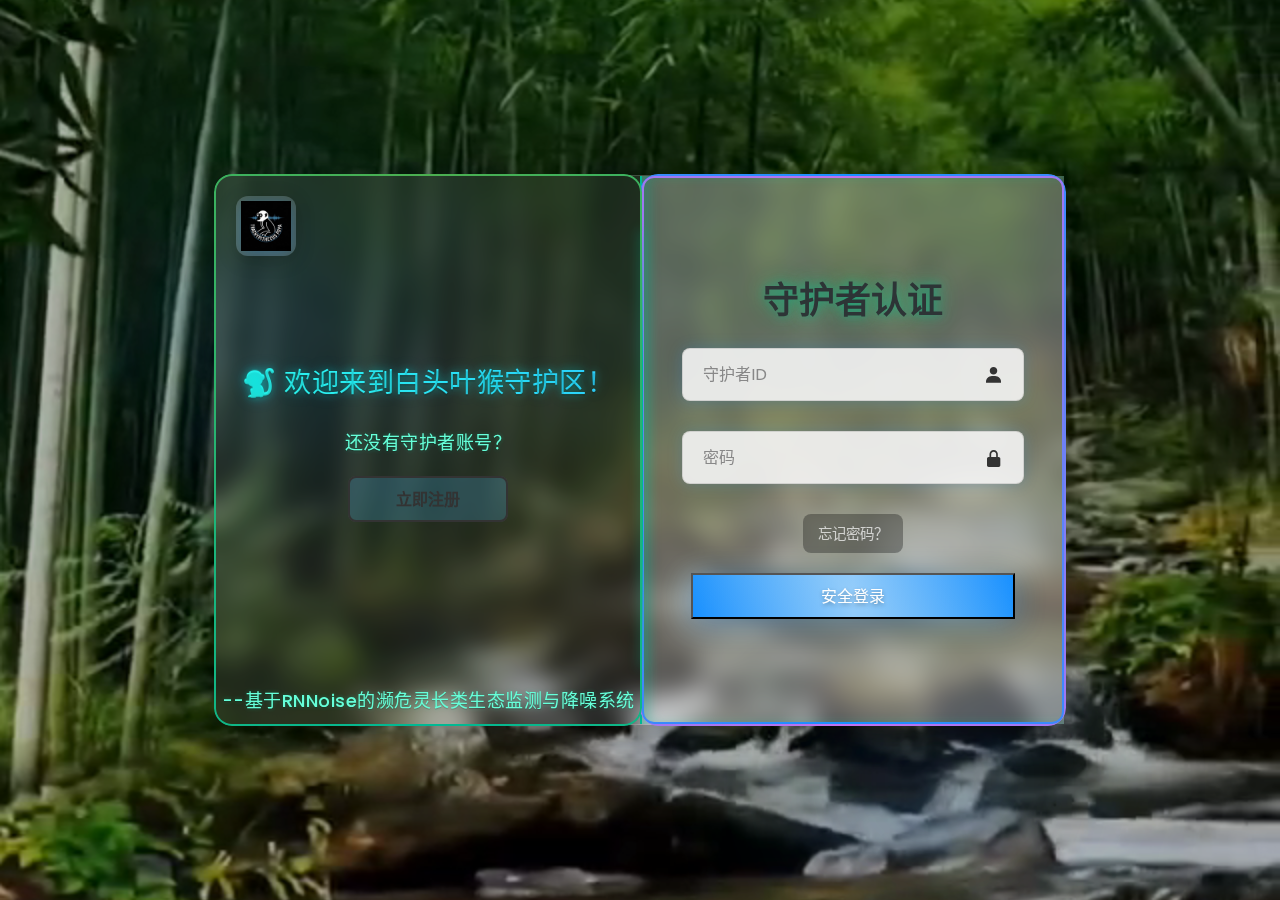
<file: index.html>
<!DOCTYPE html>
<html lang="zh-CN">
<head>
    <meta charset="UTF-8">
    <meta name="viewport" content="width=device-width, initial-scale=1.0">
    <title>白头叶猴保护平台 - 登录</title>
    <link rel="stylesheet" href="wangye.css">
    <link href='https://unpkg.com/boxicons@2.1.4/css/boxicons.min.css' rel='stylesheet'>
</head>
<body>
    <!-- ======= 新增光影层 ======= -->
    <div class="light-effects">
        <div class="glow-circle blue" style="top:20%; left:10%"></div>
        <div class="glow-circle purple" style="top:70%; right:15%"></div>
    </div>
    <!-- 新增视频背景 -->
    <video class="bg-video" autoplay muted loop playsinline>
        <source src="./videos/bg-video.mp4" type="video/mp4">
        Your browser does not support the video tag.
    </video>
    <div class="container">
        <div class="card-logo">
            <img src="wangyelogo.png" alt="白头叶猴保护平台">
        </div>
        <div class="glassmorphism-card">
            <!-- 登录表单 -->
            <div class="form-box login">
                <div class="cyber-border"></div>  
                <form action="#">
                    <h1 class="hologram-title">守护者认证</h1>
                    <div class="input-box">
                        <input type="text" placeholder="守护者ID" class="neon-input" required id="username">
                        <div class="input-glow"></div>
                        <i class='bx bxs-user'></i>
                    </div>
                    <div class="input-box">
                        <input type="password" placeholder="密码" class="neon-input" required id="password">
                        <i class='bx bxs-lock-alt'></i>
                    </div>
                    <div class="forgot-link neon-link">
                        <a href="#" class="cyber-glow">忘记密码？</a>
                    </div>
                    <button class="quantum-btn">
                        <span class="btn-glow"></span>
                        <span onclick="verify()">安全登录</a></span>
                    </button>                
                </form>
            </div>

            <div class="toggle-panel toggle-left">
                <h1>🐒 欢迎来到白头叶猴守护区！</h1>
                <p>还没有守护者账号？</p>
                <!-- 注册按钮，跳转到注册页面 -->
                <button class="btn register-btn" onclick="window.location.href='index1.html'">立即注册</button>
                <!-- 新增科技说明文字 -->
                <div class="neon-footer">
                    <p>--基于RNNoise的濒危灵长类生态监测与降噪系统</p>
                </div>
            </div>
        </div>
    </div>

    <script>
        const API_BASE_URL = 'https://172.29.82.65:5000/api';
async function verify() {
    const username = document.getElementById('username').value;
    const password = document.getElementById('password').value;

    try {
        const response = await fetch(`${API_BASE_URL}/verify`, {
            method: 'POST',
            headers: {
                'Content-Type': 'application/json',
            },
            body: JSON.stringify({ username, password }),
        });
        const data = await response.json();
        alert(data.message);
        
        // 如果登录成功，跳转到服务器响应的 redirect_url
        if (data.success) {
            window.location.href = data.redirect_url;
        }
    } catch (error) {
        alert('验证请求失败');
    }
}
    </script>
</body>
</html>
</file>
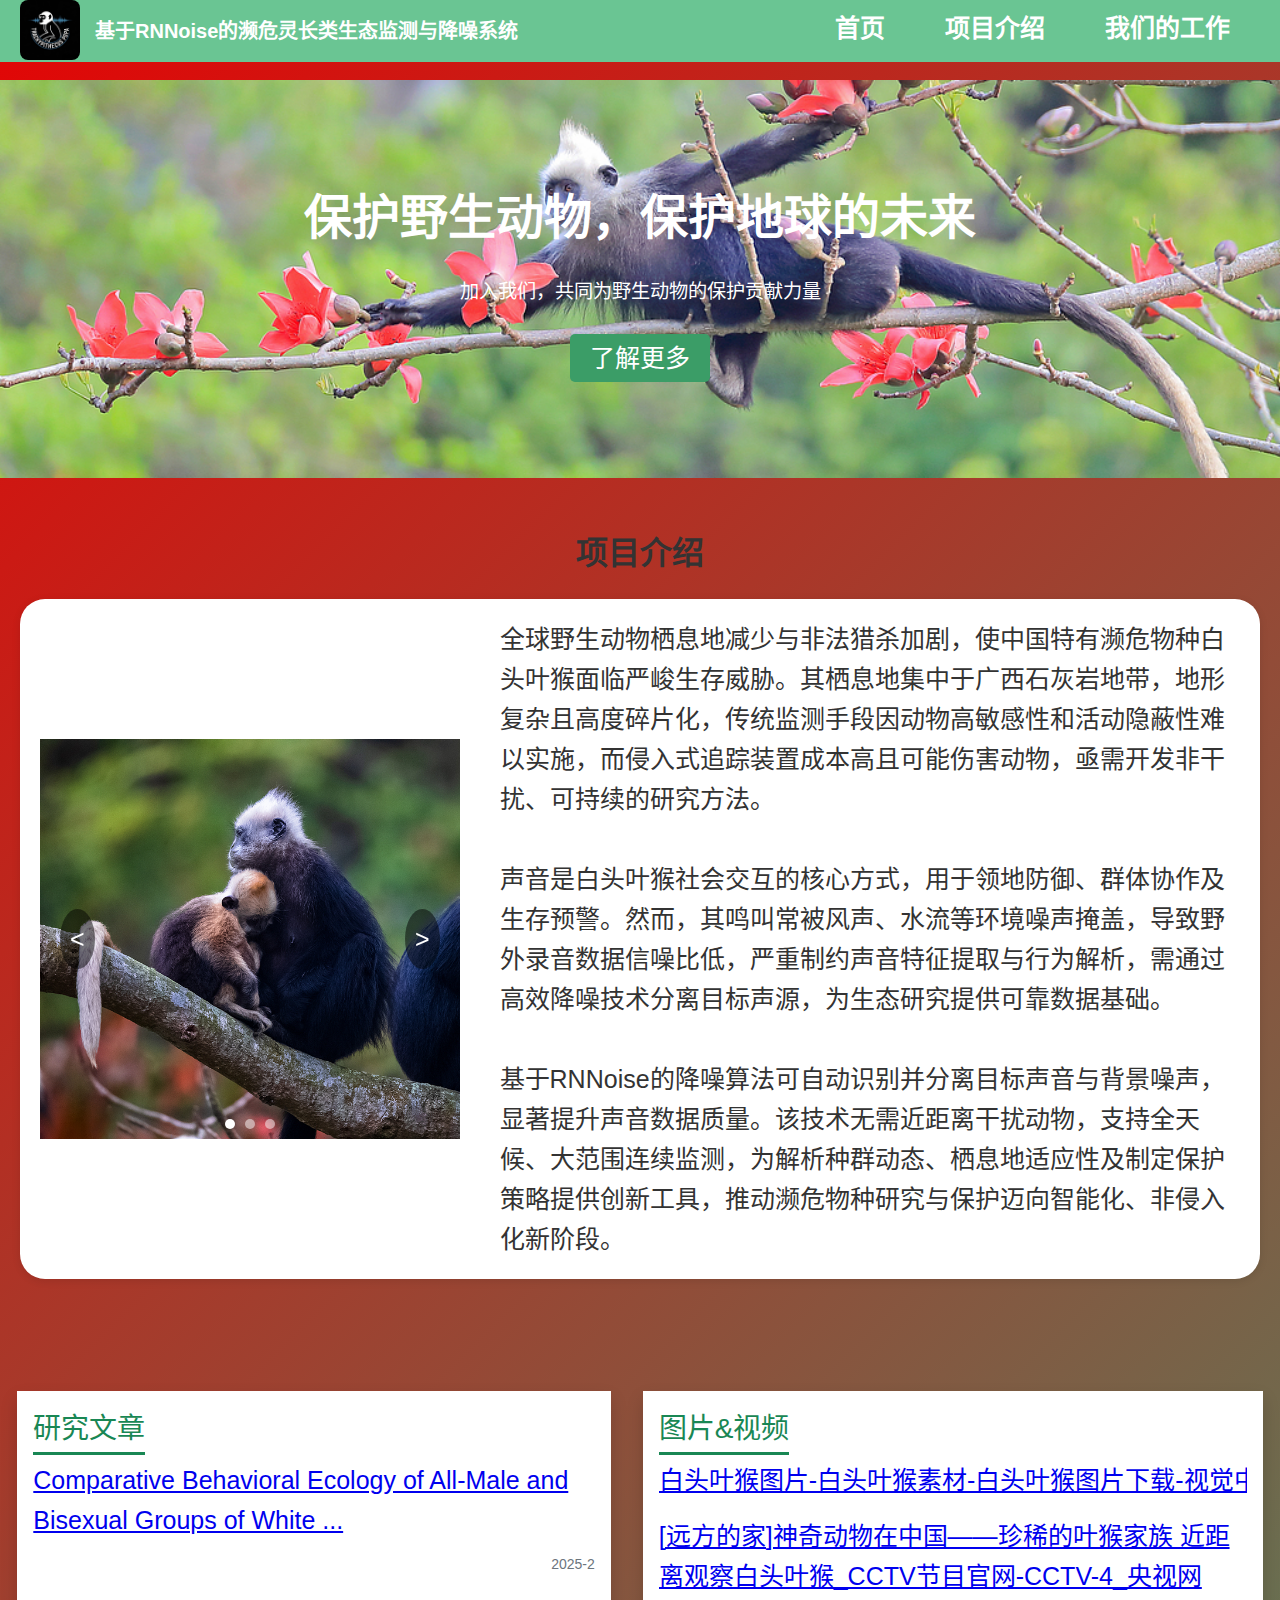
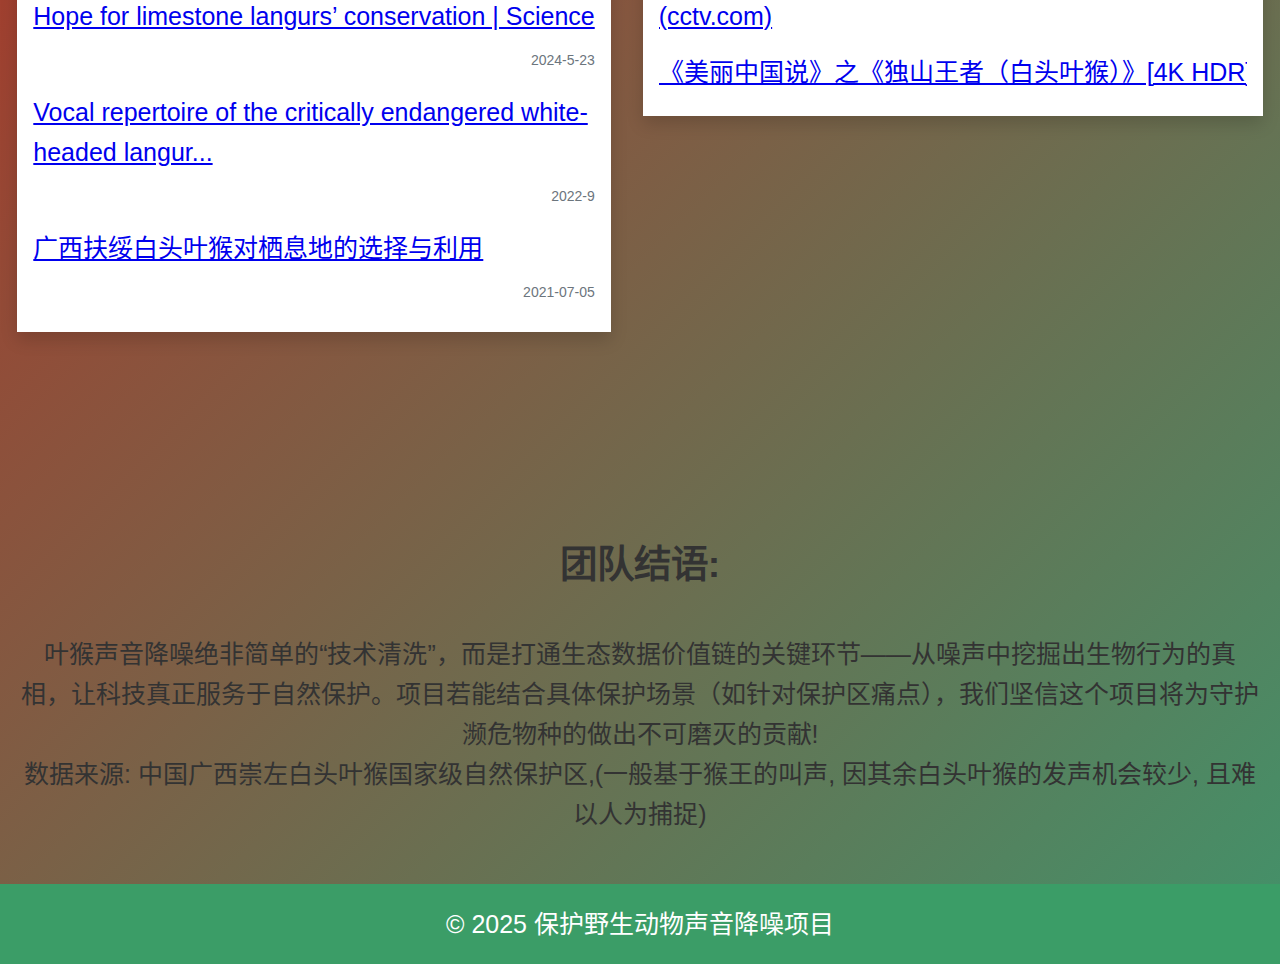
<file: home.html>
<!DOCTYPE html>
<html lang="zh-CN">
<head>
    <meta charset="UTF-8">
    <meta name="viewport" content="width=device-width, initial-scale=1.0 user-scalable=no">
    <title>基于RNNoise的濒危灵长类生态监测与降噪系统</title>
    <link rel="stylesheet" href="styles.css">
    <link rel="stylesheet" href="styles1.css">
    <script src="1.js"></script>
</head>
<body>
    <!-- Header Section -->
    <header >
        <div class="hh1" style="display: flex;justify-content: space-between;">
            <div class="hh2" style="display: flex;justify-content: center;">
                <div class="logo">
                    <img src="img/logo.png" alt="无法加载图片">
                </div>
                <div class="topic" style="margin: 15px;color: white;font-weight: bold;font-size: 20px;width: 500px;">
                    <p>基于RNNoise的濒危灵长类生态监测与降噪系统</p>
                </div>
            </div>
            <div class="nav">
                <ul class="navlist">
                    <li class="btli"><a href="home.html">首页</a></li>
                    <li class="btli"><a href="#background">项目介绍</a></li>
                    <li class="btli"><a href="work.html" class="btli">我们的工作</a>
                        <ul class="droplist">
                            <li><a href="work.html">关于叶猴</a></li>
                            <li><a href="work1.html">叶猴声音</a></li>
                            <li><a href="work2.html">降噪展示</a></li>
                            <li><a href="work3.html">困难与展望</a></li>
                        </ul>
                    </li>
                    <!--<li class="btli"><a href="#team">团队成员</a></li>  -->
                </ul>
            </div>
        </div>
    </header>

    <!-- Hero Section -->
    <section id="home" class="hero">
        <div class="hero-content">
            <h1>保护野生动物，保护地球的未来</h1>
            <p>加入我们，共同为野生动物的保护贡献力量</p>
            <a href="work.html" class="btn">了解更多</a>
        </div>
    </section>

    <!-- Project Background Section -->
    <section id="background" class="background fadeIn">
        <h2>项目介绍</h2>
        <div class="content">
            <div class="slider">
                <div class="slider-inner">
                    <img class="slide" src="img/VCG1.png" alt="Slide 1">
                    <img class="slide" src="img/VCG2.png" alt="Slide 2">
                    <img class="slide" src="img/VCG3.png" alt="Slide 3">
                </div>
                <div class="slider-controls">
                    <span class="prev">&lt;</span>
                    <span class="next">&gt;</span>
                </div>
                <div class="slider-indicators">
                    <span class="active"></span>
                    <span></span>
                    <span></span>
                </div>
            </div>
            <div class="text">
                <!-- ‌第一段：问题与挑战‌


‌第二段：声音分析的价值与难点‌


‌第三段：技术方案与意义‌ -->

                <p>全球野生动物栖息地减少与非法猎杀加剧，使中国特有濒危物种白头叶猴面临严峻生存威胁。其栖息地集中于广西石灰岩地带，地形复杂且高度碎片化，传统监测手段因动物高敏感性和活动隐蔽性难以实施，而侵入式追踪装置成本高且可能伤害动物，亟需开发非干扰、可持续的研究方法。</p>
				<br>
                <p>声音是白头叶猴社会交互的核心方式，用于领地防御、群体协作及生存预警。然而，其鸣叫常被风声、水流等环境噪声掩盖，导致野外录音数据信噪比低，严重制约声音特征提取与行为解析，需通过高效降噪技术分离目标声源，为生态研究提供可靠数据基础。</p>
				<br>
                <p></p>
                <p>基于RNNoise的降噪算法可自动识别并分离目标声音与背景噪声，显著提升声音数据质量。该技术无需近距离干扰动物，支持全天候、大范围连续监测，为解析种群动态、栖息地适应性及制定保护策略提供创新工具，推动濒危物种研究与保护迈向智能化、非侵入化新阶段。</p>
            </div>
        </div>
    </section>
    
    <div class="container py-2">
        <div class="row g-2" style="display: flex;justify-content: center;margin: 0 20px;">
            <!-- 第一张卡片 -->
            <div class="col-lg-6">
                <div class="bg-white shadow p-3">
                    <span class="fs-3 pb-1 text-success" style="border-bottom: solid 3px #198754">研究文章</span>
                    <div class="w-100 fw-light pt-2">
                        <div frag="窗口1103">
                            <ul class="list-group list-group-flush w-100">
                                <li class="list-group-item py-2 px-0 text-truncate border-top-0 border-bottom">
                                    <div class="d-flex justify-content-between">
                                        <div class="text-truncate c-item-title">
                                            <a href="https://onlinelibrary.wiley.com/doi/full/10.1002/ajpa.70021" target="_blank" class="text-wrap">Comparative Behavioral Ecology of All-Male and Bisexual Groups of White ...</a>
                                        </div>
                                        <div style="min-width: 72px; text-align: right">
                                            <small>2025-2</small>
                                        </div>
                                    </div>
                                </li>
                                <li class="list-group-item py-2 px-0 text-truncate border-top-0 border-bottom">
                                    <div class="d-flex justify-content-between">
                                        <div class="text-truncate c-item-title">
                                            <a href="https://www.science.org/doi/10.1126/science.ado6810" target="_blank">Hope for limestone langurs’ conservation | Science</a>
                                        </div>
                                        <div style="min-width: 72px; text-align: right">
                                            <small>2024-5-23</small>
                                        </div>
                                    </div>
                                </li>
                                <li class="list-group-item py-2 px-0 text-truncate border-top-0 border-bottom">
                                    <div class="d-flex justify-content-between">
                                        <div class="text-truncate c-item-title">
                                            <a href="https://www.zoores.ac.cn/article/doi/10.24272/j.issn.2095-8137.2022.147" target="_blank" class="text-wrap">Vocal repertoire of the critically endangered white-headed langur...</a>
                                        </div>
                                        <div style="min-width: 72px; text-align: right">
                                            <small>2022-9</small>
                                        </div>
                                    </div>
                                </li>
                                <li class="list-group-item py-2 px-0 text-truncate border-top-0 border-bottom">
                                    <div class="d-flex justify-content-between">
                                        <div class="text-truncate c-item-title">
                                            <a href="https://www.ecologica.cn/html/2021/21/stxb202008262208.htm" target="_blank" >广西扶绥白头叶猴对栖息地的选择与利用</a>
                                        </div>
                                        <div style="min-width: 72px; text-align: right">
                                            <small>2021-07-05</small>
                                        </div>
                                    </div>
                                </li>
                            </ul>
                        </div>
                    </div>
                </div>
            </div>
    
            <!-- 第二张卡片 -->
            <div class="col-lg-6">
                <div class="bg-white shadow p-3">
                    <span class="fs-3 pb-1 text-success" style="border-bottom: solid 3px #198754">图片&视频</span>
                    <div class="w-100 fw-light pt-2">
                        <div frag="窗口1103">
                            <ul class="list-group list-group-flush w-100">
                                <li class="list-group-item py-2 px-0 text-truncate border-top-0 border-bottom">
                                    <div class="d-flex justify-content-between">
                                        <div class="text-truncate c-item-title">
                                           <a href="https://www.vcg.com/creative-image/baitouyehou/" target="_blank" >白头叶猴图片-白头叶猴素材-白头叶猴图片下载-视觉中国VCG.COM</a>
                                        </div>
                                    </div>
                                </li>
                                <li class="list-group-item py-2 px-0 text-truncate border-top-0 border-bottom">
                                    <div class="d-flex justify-content-between">
                                        <div class="text-truncate c-item-title">
                                            <a href="https://tv.cctv.com/2022/03/31/VIDEDvDn84cTstyJCNZkAted220331.shtml" target="_blank" class="text-wrap">[远方的家]神奇动物在中国——珍稀的叶猴家族 近距离观察白头叶猴_CCTV节目官网-CCTV-4_央视网(cctv.com)</a>
                                        </div>
                                    </div>
                                </li>
                                <li class="list-group-item py-2 px-0 text-truncate border-top-0 border-bottom">
                                    <div class="d-flex justify-content-between">
                                        <div class="text-truncate c-item-title">
                                            <a href="https://www.bilibili.com/video/BV18V4y1j7XK/?spm_id_from=333.337.search-card.all.click&vd_source=23d43dbe43f7944a1708e2d86663e876" target="_blank" >《美丽中国说》之《独山王者（白头叶猴）》[4K HDR]_哔哩哔哩_bilibili</a>
                                        </div>
                                    </div>
                                </li>
                            </ul>
                        </div>
                    </div>
                </div>
            </div>
        </div>
    </div>
    
    
    

    <!-- Team Members Section -->
    <section id="team" class="team">
        <!--<h2>我们的团队</h2>
		<div class="box">
			<div class="team-member">
				<h3>李咏豪</h3>
				<p>队长</p>
				<p>电子与通信工程学院</p>
			</div>
			 <div class="team-member">
				<h3>刘昊</h3>
				<p>队员</p>
				<p>电子与通信工程学院</p>
			</div>
			<div class="team-member">
				<h3>杨智勇</h3>
				<p>队员</p>
				<p>电子与通信工程学院</p>
			</div>
			<div class="team-member">
				<h3>林启聪</h3>
				<p>队员</p>
				<p>电子与通信工程学院</p>
			</div>
            <div class="team-member">
				<h3>曹翰国</h3>
				<p>队员</p>
				<p>电子与通信工程学院</p>
			</div>
            <div class="team-member">
				<h3>林俊杰</h3>
				<p>队员</p>
				<p>电子与通信工程学院</p>
			</div>
		
        
        <div class="team-member">
				<h3>彭浩</h3>
                <p>（寿星）</p>
                <p>生日快乐！！！</p>
				<p>队员</p>
				<p>电子与通信工程学院</p>
			</div>
        
        </div>-->
    </section>

    <!-- Contact Section -->
    <section id="contact" class="contact">
        <h2>团队结语:</h2>
		<br>
        <p>叶猴声音降噪绝非简单的“技术清洗”，而是打通生态数据价值链的关键环节——从噪声中挖掘出生物行为的真相，让科技真正服务于自然保护。项目若能结合具体保护场景（如针对保护区痛点），我们坚信这个项目将为守护濒危物种的做出不可磨灭的贡献!</p>
        <p>数据来源: 中国广西崇左白头叶猴国家级自然保护区,(一般基于猴王的叫声, 因其余白头叶猴的发声机会较少, 且难以人为捕捉)</p>
    </section>
	<script>
		// function resethtmlfontsize(){
		// 	document.documentElement.style.fontSize=screen.width /10 +'px';	
		// }
		// resethtmlfontsize();
		// window.onresize = resethtmlfontsize();
        // 获取幻灯片相关元素
        document.addEventListener('DOMContentLoaded', function() {
    // 获取元素
    const sliderInner = document.querySelector('.slider-inner');
    const slides = document.querySelectorAll('.slide');
    const prevBtn = document.querySelector('.prev');
    const nextBtn = document.querySelector('.next');
    const indicators = document.querySelectorAll('.slider-indicators span');
    
    // 状态变量
    let currentSlide = 0;
    let isPlaying = true;
    let slideInterval;
    const SLIDE_DURATION = 3000; // 3秒切换间隔

    // 初始化幻灯片
    function initSlider() {
        // 设置容器宽度
        sliderInner.style.width = `${slides.length * 100}%`;
        
        // 启动自动播放
        startAutoPlay();
        
        // 设置初始位置
        goToSlide(currentSlide);
    }

    // 跳转到指定幻灯片
    function goToSlide(index) {
        // 边界检查
        if (index < 0) index = slides.length - 1;
        if (index >= slides.length) index = 0;
        
        currentSlide = index;
        
        // 更新位置
        const offset = -currentSlide * (100 / slides.length);
        sliderInner.style.transform = `translateX(${offset}%)`;
        
        // 更新指示器
        updateIndicators();
    }

    // 更新指示器状态
    function updateIndicators() {
        indicators.forEach((indicator, i) => {
            indicator.classList.toggle('active', i === currentSlide);
        });
    }

    // 下一张幻灯片
    function nextSlide() {
        goToSlide(currentSlide + 1);
    }

    // 上一张幻灯片
    function prevSlide() {
        goToSlide(currentSlide - 1);
    }

    // 启动自动播放
    function startAutoPlay() {
        // 先清除已有定时器
        stopAutoPlay();
        
        slideInterval = setInterval(() => {
            if (isPlaying) nextSlide();
        }, SLIDE_DURATION);
    }

    // 停止自动播放
    function stopAutoPlay() {
        clearInterval(slideInterval);
    }

    // 事件监听
    prevBtn.addEventListener('click', () => {
        prevSlide();
        resetAutoPlay();
    });

    nextBtn.addEventListener('click', () => {
        nextSlide();
        resetAutoPlay();
    });

    // 指示器点击事件
    indicators.forEach((indicator, i) => {
        indicator.addEventListener('click', () => {
            goToSlide(i);
            resetAutoPlay();
        });
    });

    // 鼠标悬停暂停
    sliderInner.parentElement.addEventListener('mouseenter', () => {
        isPlaying = false;
    });

    sliderInner.parentElement.addEventListener('mouseleave', () => {
        isPlaying = true;
    });

    // 重置自动播放
    function resetAutoPlay() {
        stopAutoPlay();
        startAutoPlay();
    }

    // 初始化
    initSlider();   
});

window.addEventListener('scroll', function() {
        var workSection = document.querySelector('#team');
        var position = workSection.getBoundingClientRect();
        if (position.top < window.innerHeight) {
            workSection.classList.add('fadeIn');
        }
    });


        

	</script>
    <!-- Footer Section -->
    <footer>
        <p>© 2025 保护野生动物声音降噪项目</p>
    </footer>

</body>
</html>
</file>
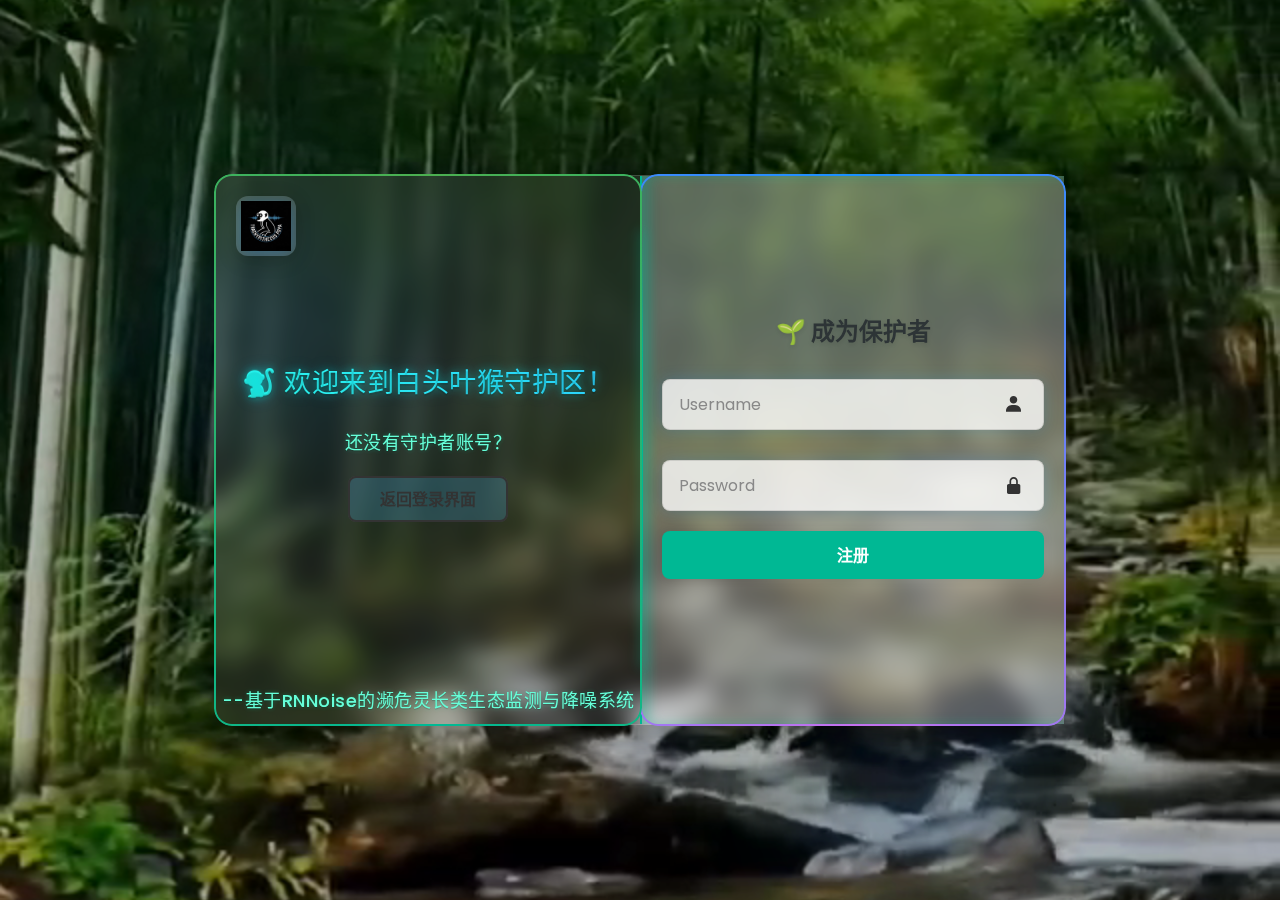
<file: index1.html>
<!DOCTYPE html>
<html lang="zh-CN">
<head>
    <meta charset="UTF-8">
    <meta name="viewport" content="width=device-width, initial-scale=1.0">
    <title>注册 - 白头叶猴保护平台</title>
    <link rel="stylesheet" href="wangye.css">
    <link href='https://unpkg.com/boxicons@2.1.4/css/boxicons.min.css' rel='stylesheet'>
</head>
<body>
    <!-- ======= 新增光影层 ======= -->
    <div class="light-effects">
        <div class="glow-circle blue" style="top:20%; left:10%"></div>
        <div class="glow-circle purple" style="top:70%; right:15%"></div>
    </div>
    <!-- 新增视频背景 -->
    <video class="bg-video" autoplay muted loop playsinline>
        <source src="./videos/bg-video.mp4" type="video/mp4">
        Your browser does not support the video tag.
    </video>
    <div class="container">
        <div class="card-logo">
            <img src="wangyelogo.png" alt="白头叶猴保护平台">
        </div>
        <div class="glassmorphism-card">
            <!-- 注册表单 -->
            <div class="form-box register">
                <form action="#">
                    <h1>🌱 成为保护者</h1>
                    <div class="input-box">
                        <input type="text" placeholder="Username" class="neon-input" required id="username">
                        <i class='bx bxs-user'></i>
                    </div>
                    <div class="input-box">
                        <i class='bx bxs-lock-alt'></i>
                        <input type="password" placeholder="Password" class="neon-input" required id="password">
                        <div class="input-glow"></div>
                    </div>
                    <button type="submit" class="btn register-submit-btn" onclick="register()">注册</button>
                </form>
            </div>
            <div class="toggle-panel toggle-left">
                <h1>🐒 欢迎来到白头叶猴守护区！</h1>
                <p>还没有守护者账号？</p>
                <!-- 注册按钮，跳转到注册页面 -->
                <button class="btn register-btn" onclick="window.location.href='index.html'">返回登录界面</button>
                <!-- 新增科技说明文字 -->
                <div class="neon-footer">
                    <p>--基于RNNoise的濒危灵长类生态监测与降噪系统</p>
                </div>
            </div>
        </div>
    </div>

    <script>
          const API_BASE_URL = 'https://108yz8np24910.vicp.fun/api';

async function register() {
    const username = document.getElementById('username').value;
    const password = document.getElementById('password').value;

    try {
        const response = await fetch(`${API_BASE_URL}/register`, {
            method: 'POST',
            headers: {
                'Content-Type': 'application/json',
            },
            body: JSON.stringify({ username, password }),
        });
        const data = await response.json();
        alert(data.message);
        
        // 如果注册成功，跳转到登录页面
        if (response.ok) {
            window.location.href = 'index.html';
        }
    } catch (error) {
        alert('注册请求失败');
    }
}

    </script>
</body>
</html>
</file>
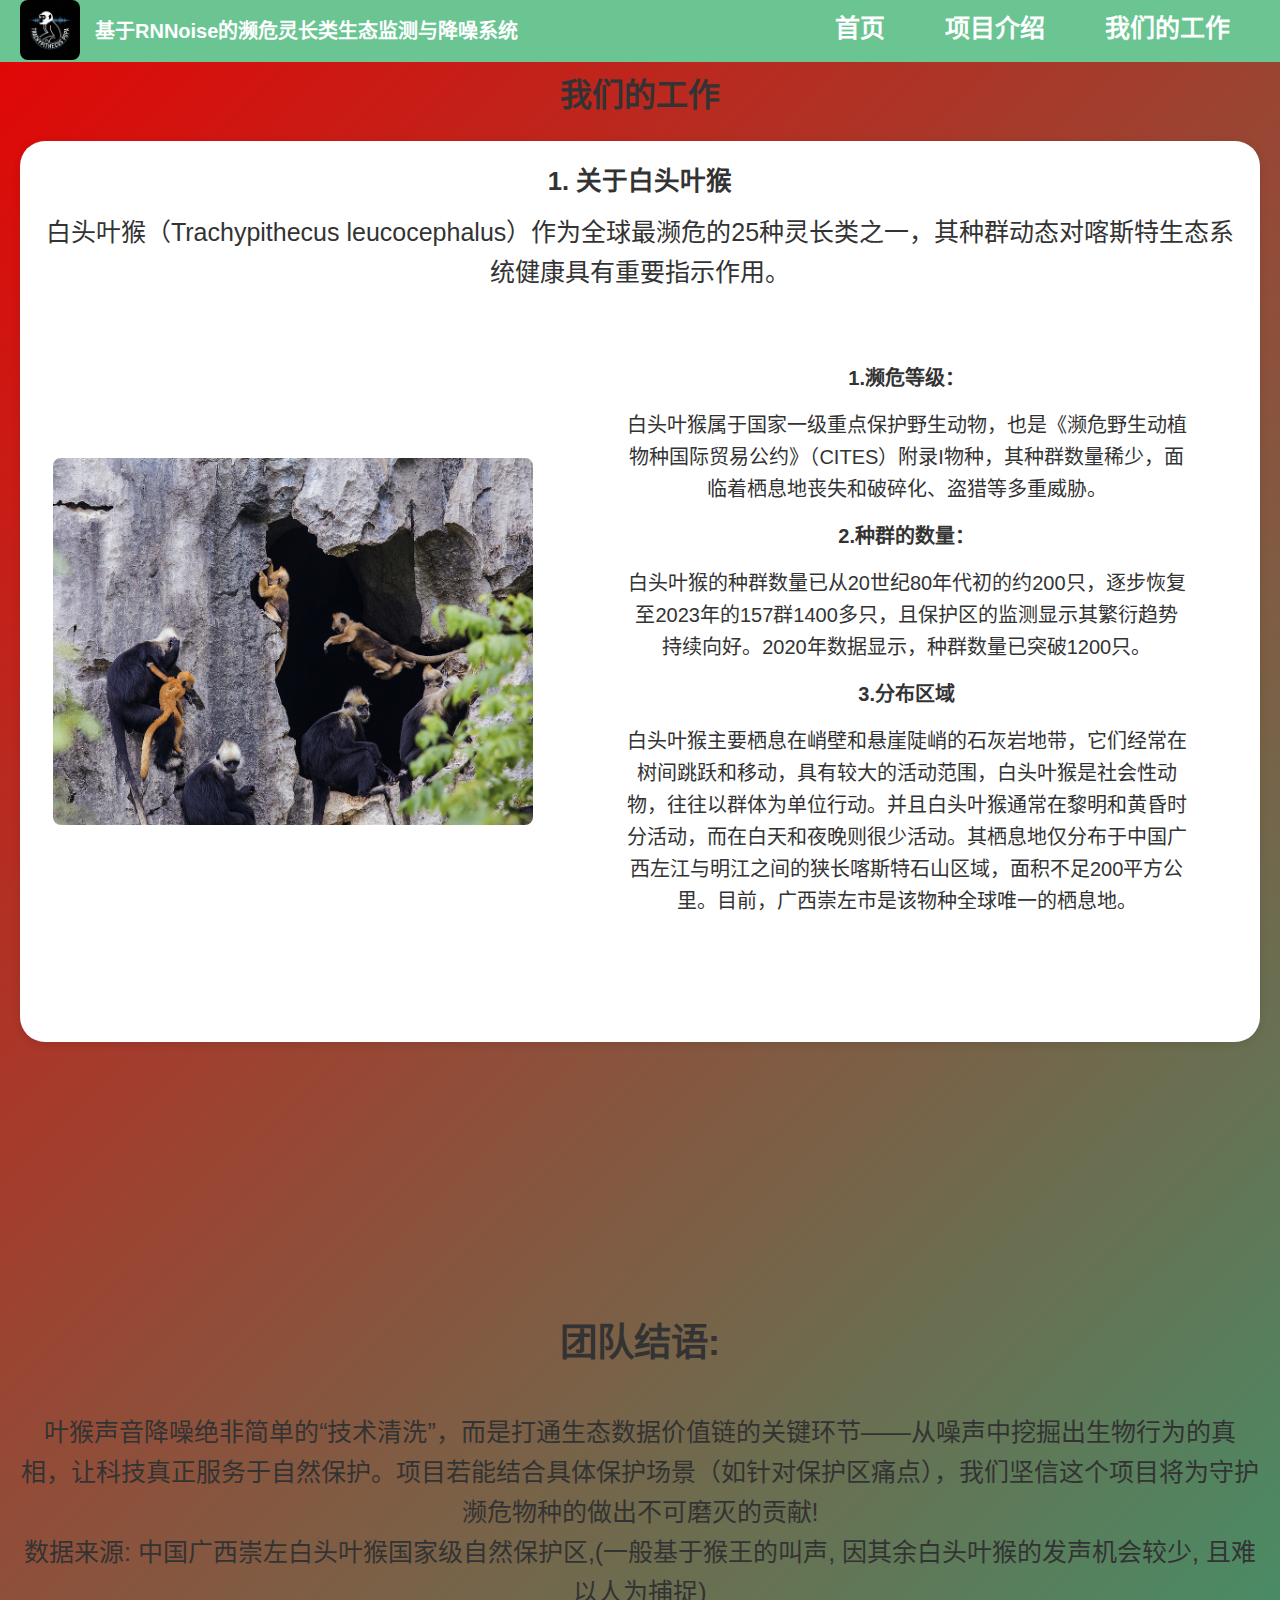
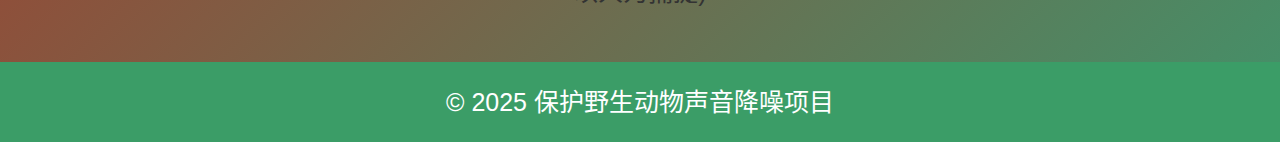
<file: work.html>
<!DOCTYPE html>
<html lang="zh-CN">
<head>
    <meta charset="UTF-8">
    <meta name="viewport" content="width=device-width, initial-scale=1.0, user-scalable=yes">
    <title>基于RNNoise的濒危灵长类生态监测与降噪系统 - 我们的工作</title>
    <link rel="stylesheet" href="styles.css">
    <link rel="stylesheet" href="styles1.css">
</head>
<body>
    <!-- Header Section -->
    <header >
        <div class="hh1" style="display: flex;justify-content: space-between;">
            <div class="hh2" style="display: flex;justify-content: center;">
                <div class="logo">
                    <img src="img/logo.png" alt="无法加载图片">
                </div>
                <div class="topic" style="margin: 15px;color: white;font-weight: bold;font-size: 20px;width: 500px;">
                    <p>基于RNNoise的濒危灵长类生态监测与降噪系统</p>
                </div>
            </div>
            <div class="nav">
                <ul class="navlist">
                    <li class="btli"><a href="home.html">首页</a></li>
                    <li class="btli"><a href="home.html#background">项目介绍</a></li>
                    <li class="btli"><a href="work.html" class="btli">我们的工作</a>
                        <ul class="droplist">
                            <li><a href="work.html">关于叶猴</a></li>
                            <li><a href="work1.html">叶猴声音</a></li>
                            <li><a href="work2.html">降噪展示</a></li>
                            <li><a href="work3.html">困难与展望</a></li>
                        </ul>
                    </li>
                    <!--<li class="btli"><a href="#team">团队成员</a></li>  -->
                </ul>
            </div>
        </div>
    </header>

    <section id="work" class="work">
        <h2>我们的工作</h2>
        <div class="work-item fadeIn" >
            <h3>1. 关于白头叶猴</h3>
            <p>白头叶猴（Trachypithecus leucocephalus）作为全球最濒危的25种灵长类之一，其种群动态对喀斯特生态系统健康具有重要指示作用。</p>
            <div class="content">
                <div class="image">
                    <img src="img/home.png" alt="无法加载图片">
                </div>
                <div class="text">
                    <p><b>1.濒危等级：</b></p>
                    <p>白头叶猴属于国家一级重点保护野生动物，也是《濒危野生动植物种国际贸易公约》（CITES）附录I物种，其种群数量稀少，面临着栖息地丧失和破碎化、盗猎等多重威胁。</p>
                    <p><b>2.种群的数量：</b></p>
                    <p>白头叶猴的种群数量已从20世纪80年代初的约200只，逐步恢复至2023年的157群1400多只，且保护区的监测显示其繁衍趋势持续向好。2020年数据显示，种群数量已突破1200只。</p>
                    <p><b>3.分布区域 </b></p>
                    <p>白头叶猴主要栖息在峭壁和悬崖陡峭的石灰岩地带，它们经常在树间跳跃和移动，具有较大的活动范围，白头叶猴是社会性动物，往往以群体为单位行动。并且白头叶猴通常在黎明和黄昏时分活动，而在白天和夜晚则很少活动。其栖息地仅分布于中国广西左江与明江之间的狭长喀斯特石山区域，面积不足200平方公里。目前，广西崇左市是该物种全球唯一的栖息地。</p>

                </div>
            </div>
        </div>
    </section>

    <!-- Team Members Section -->
    <section id="team" class="team">
        <!--<h2>我们的团队</h2>
		<div class="box">
			<div class="team-member">
				<h3>李咏豪</h3>
				<p>队长</p>
				<p>电子与通信工程学院</p>
			</div>
			 <div class="team-member">
				<h3>刘昊</h3>
				<p>队员</p>
				<p>电子与通信工程学院</p>
			</div>
			<div class="team-member">
				<h3>彭浩</h3>
				<p>队员</p>
				<p>电子与通信工程学院</p>
			</div>
			<div class="team-member">
				<h3>杨智勇</h3>
				<p>队员</p>
				<p>电子与通信工程学院</p>
			</div>
			<div class="team-member">
				<h3>林启聪</h3>
				<p>队员</p>
				<p>电子与通信工程学院</p>
			</div>
            <div class="team-member">
				<h3>曹翰国</h3>
				<p>队员</p>
				<p>电子与通信工程学院</p>
			</div>
            <div class="team-member">
				<h3>林俊杰</h3>
				<p>队员</p>
				<p>电子与通信工程学院</p>
			</div>
		</div>-->
    </section>

    <!-- Contact Section -->
    <section id="contact" class="contact">
        <h2>团队结语:</h2>
		<br>
        <p>叶猴声音降噪绝非简单的“技术清洗”，而是打通生态数据价值链的关键环节——从噪声中挖掘出生物行为的真相，让科技真正服务于自然保护。项目若能结合具体保护场景（如针对保护区痛点），我们坚信这个项目将为守护濒危物种的做出不可磨灭的贡献!</p>
        <p>数据来源: 中国广西崇左白头叶猴国家级自然保护区,(一般基于猴王的叫声, 因其余白头叶猴的发声机会较少, 且难以人为捕捉)</p>
    </section>
	<script>
		// function resethtmlfontsize(){
		// 	document.ddocumentElement.style.fontSize=screen.width /10 +'px';	
		// }
		// resethtmlfontsize();
		// window.onresize = resethtmlfontsize();

        window.addEventListener('scroll', function() {
        var workSection = document.querySelector('#team');
        var position = workSection.getBoundingClientRect();
        if (position.top < window.innerHeight) {
            workSection.classList.add('fadeIn');
        }
    });
	</script>
    <!-- Footer Section -->
    <footer>
        <p>© 2025 保护野生动物声音降噪项目</p>
    </footer>

</body>
</html>
</file>
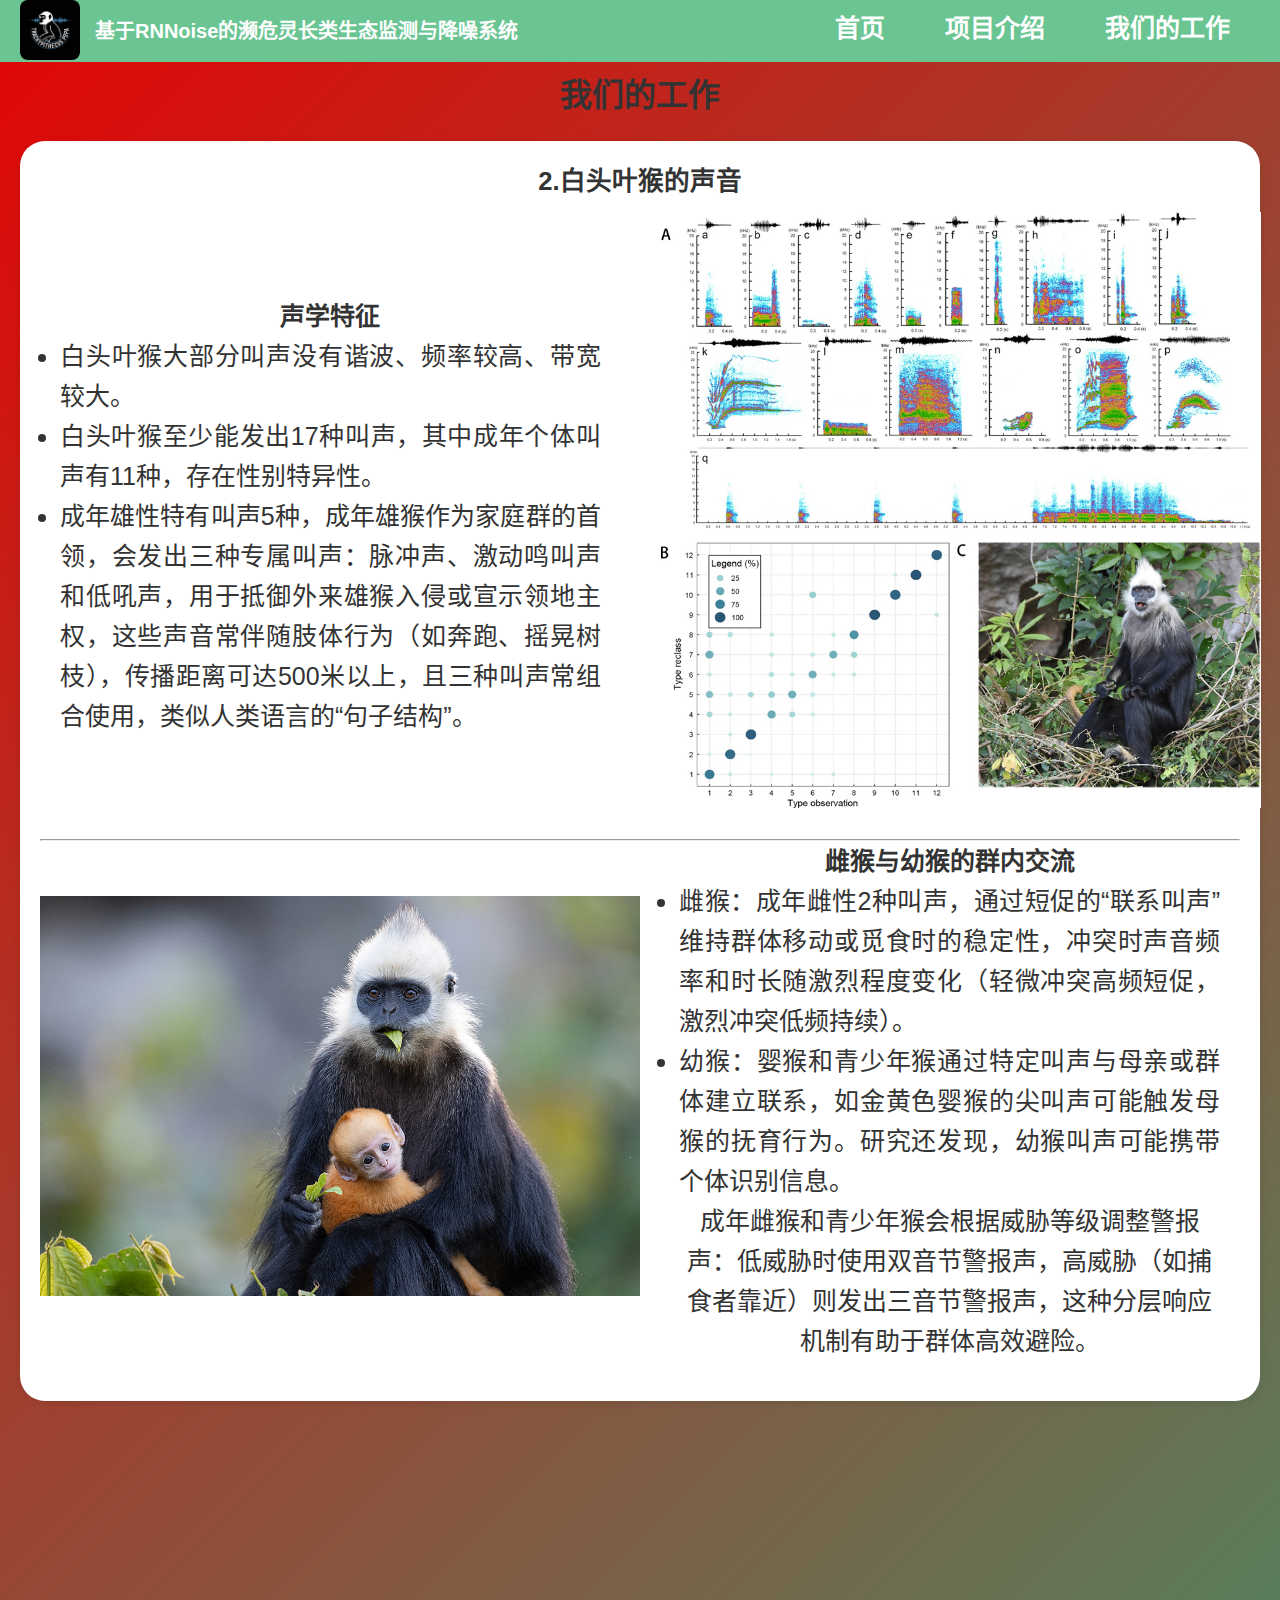
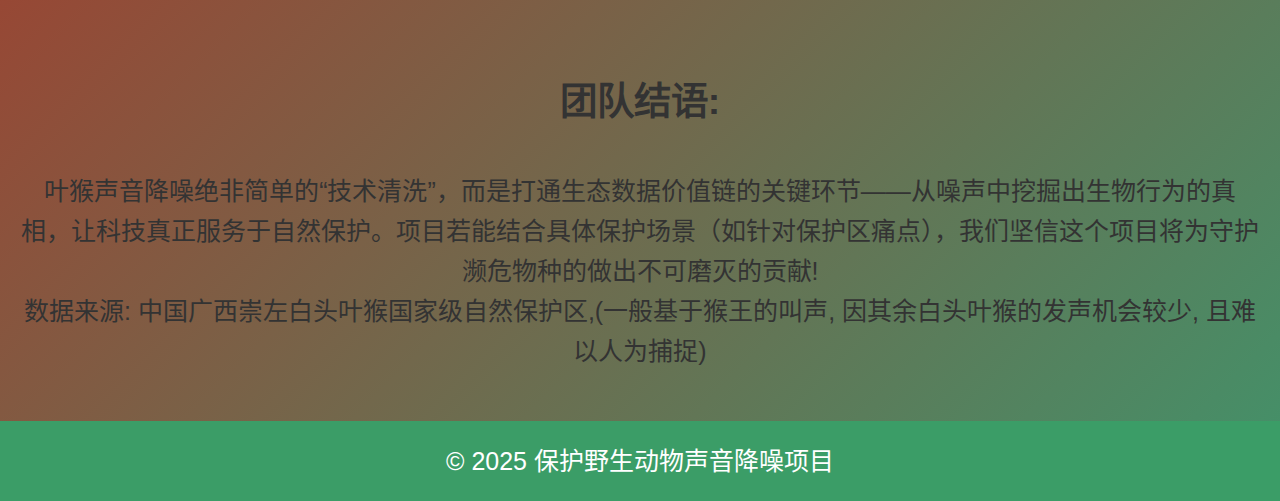
<file: work1.html>
<!DOCTYPE html>
<html lang="zh-CN">
<head>
    <meta charset="UTF-8">
    <meta name="viewport" content="width=device-width, initial-scale=1.0, user-scalable=yes">
    <title>基于RNNoise的濒危灵长类生态监测与降噪系统 - 我们的工作</title>
    <link rel="stylesheet" href="styles.css">
    <link rel="stylesheet" href="styles1.css">
</head>
<body>
    <!-- Header Section -->
    <header >
        <div class="hh1" style="display: flex;justify-content: space-between;">
            <div class="hh2" style="display: flex;justify-content: center;">
                <div class="logo">
                    <img src="img/logo.png" alt="无法加载图片">
                </div>
                <div class="topic" style="margin: 15px;color: white;font-weight: bold;font-size: 20px;width: 500px;">
                    <p>基于RNNoise的濒危灵长类生态监测与降噪系统</p>
                </div>
            </div>
            <div class="nav">
                <ul class="navlist">
                    <li class="btli"><a href="home.html">首页</a></li>
                    <li class="btli"><a href="home.html#background">项目介绍</a></li>
                    <li class="btli"><a href="work.html" class="btli">我们的工作</a>
                        <ul class="droplist">
                            <li><a href="work.html">关于叶猴</a></li>
                            <li><a href="work1.html">叶猴声音</a></li>
                            <li><a href="work2.html">降噪展示</a></li>
                            <li><a href="work3.html">困难与展望</a></li>
                        </ul>
                    </li>
                    <!--<li class="btli"><a href="#team">团队成员</a></li>  -->
                </ul>
            </div>
        </div>
    </header>

    <section id="work" class="work">
        <h2>我们的工作</h2>
        <div class="work-item fadeIn" >
            <h3>2.白头叶猴的声音</h3>
            <div class="content"> 
            <div class="text1">
                <p><b>声学特征</b></p>
                <ul>
                    <li>白头叶猴大部分叫声没有谐波、频率较高、带宽较大。</li>
                    <li>白头叶猴至少能发出17种叫声，其中成年个体叫声有11种，存在性别特异性。</li>
                    <li>成年雄性特有叫声5种，成年雄猴作为家庭群的首领，会发出三种专属叫声：脉冲声、激动鸣叫声和低吼声，用于抵御外来雄猴入侵或宣示领地主权，这些声音常伴随肢体行为（如奔跑、摇晃树枝），传播距离可达500米以上，且三种叫声常组合使用，类似人类语言的“句子结构”。</li>
                </ul>
            </div>
            <div class="mvoice">
                <img src="img/mvoice.png" alt="无法加载图片" style="width: 600px;">
            </div>
            </div>
            <hr>
            <div class="content"> 
                <div class="image3" >
                <img src="img/monkeybaby.png" alt="无法加载图片" style="width: 600px;">
            </div>
            <div class="text1">
                <p><b>雌猴与幼猴的群内交流</b></p>
                <ul>
                    <li>雌猴：成年雌性2种叫声，通过短促的“联系叫声”维持群体移动或觅食时的稳定性，冲突时声音频率和时长随激烈程度变化（轻微冲突高频短促，激烈冲突低频持续）。</li>
                    <li>幼猴：婴猴和青少年猴通过特定叫声与母亲或群体建立联系，如金黄色婴猴的尖叫声可能触发母猴的抚育行为。研究还发现，幼猴叫声可能携带个体识别信息。</li>
                </ul>
                <p>成年雌猴和青少年猴会根据威胁等级调整警报声：低威胁时使用双音节警报声，高威胁（如捕食者靠近）则发出三音节警报声，这种分层响应机制有助于群体高效避险。</p>
            </div>
            </div>
        </div>
        
    </section>

    <!-- Team Members Section -->
    <section id="team" class="team">
        <!--<h2>我们的团队</h2>
		<div class="box">
			<div class="team-member">
				<h3>李咏豪</h3>
				<p>队长</p>
				<p>电子与通信工程学院</p>
			</div>
			 <div class="team-member">
				<h3>刘昊</h3>
				<p>队员</p>
				<p>电子与通信工程学院</p>
			</div>
			<div class="team-member">
				<h3>彭浩</h3>
				<p>队员</p>
				<p>电子与通信工程学院</p>
			</div>
			<div class="team-member">
				<h3>杨智勇</h3>
				<p>队员</p>
				<p>电子与通信工程学院</p>
			</div>
			<div class="team-member">
				<h3>林启聪</h3>
				<p>队员</p>
				<p>电子与通信工程学院</p>
			</div>
            <div class="team-member">
				<h3>曹翰国</h3>
				<p>队员</p>
				<p>电子与通信工程学院</p>
			</div>
            <div class="team-member">
				<h3>林俊杰</h3>
				<p>队员</p>
				<p>电子与通信工程学院</p>
			</div>
		</div>-->
    </section>

    <!-- Contact Section -->
    <section id="contact" class="contact">
        <h2>团队结语:</h2>
		<br>
        <p>叶猴声音降噪绝非简单的“技术清洗”，而是打通生态数据价值链的关键环节——从噪声中挖掘出生物行为的真相，让科技真正服务于自然保护。项目若能结合具体保护场景（如针对保护区痛点），我们坚信这个项目将为守护濒危物种的做出不可磨灭的贡献!</p>
        <p>数据来源: 中国广西崇左白头叶猴国家级自然保护区,(一般基于猴王的叫声, 因其余白头叶猴的发声机会较少, 且难以人为捕捉)</p>
    </section>
	<script>
		// function resethtmlfontsize(){
		// 	document.ddocumentElement.style.fontSize=screen.width /10 +'px';	
		// }
		// resethtmlfontsize();
		// window.onresize = resethtmlfontsize();
        window.addEventListener('scroll', function() {
        var workSection = document.querySelector('#team');
        var position = workSection.getBoundingClientRect();
        if (position.top < window.innerHeight) {
            workSection.classList.add('fadeIn');
        }
    });
         
	</script>
    <!-- Footer Section -->
    <footer>
        <p>© 2025 保护野生动物声音降噪项目</p>
    </footer>

</body>
</html>
</file>
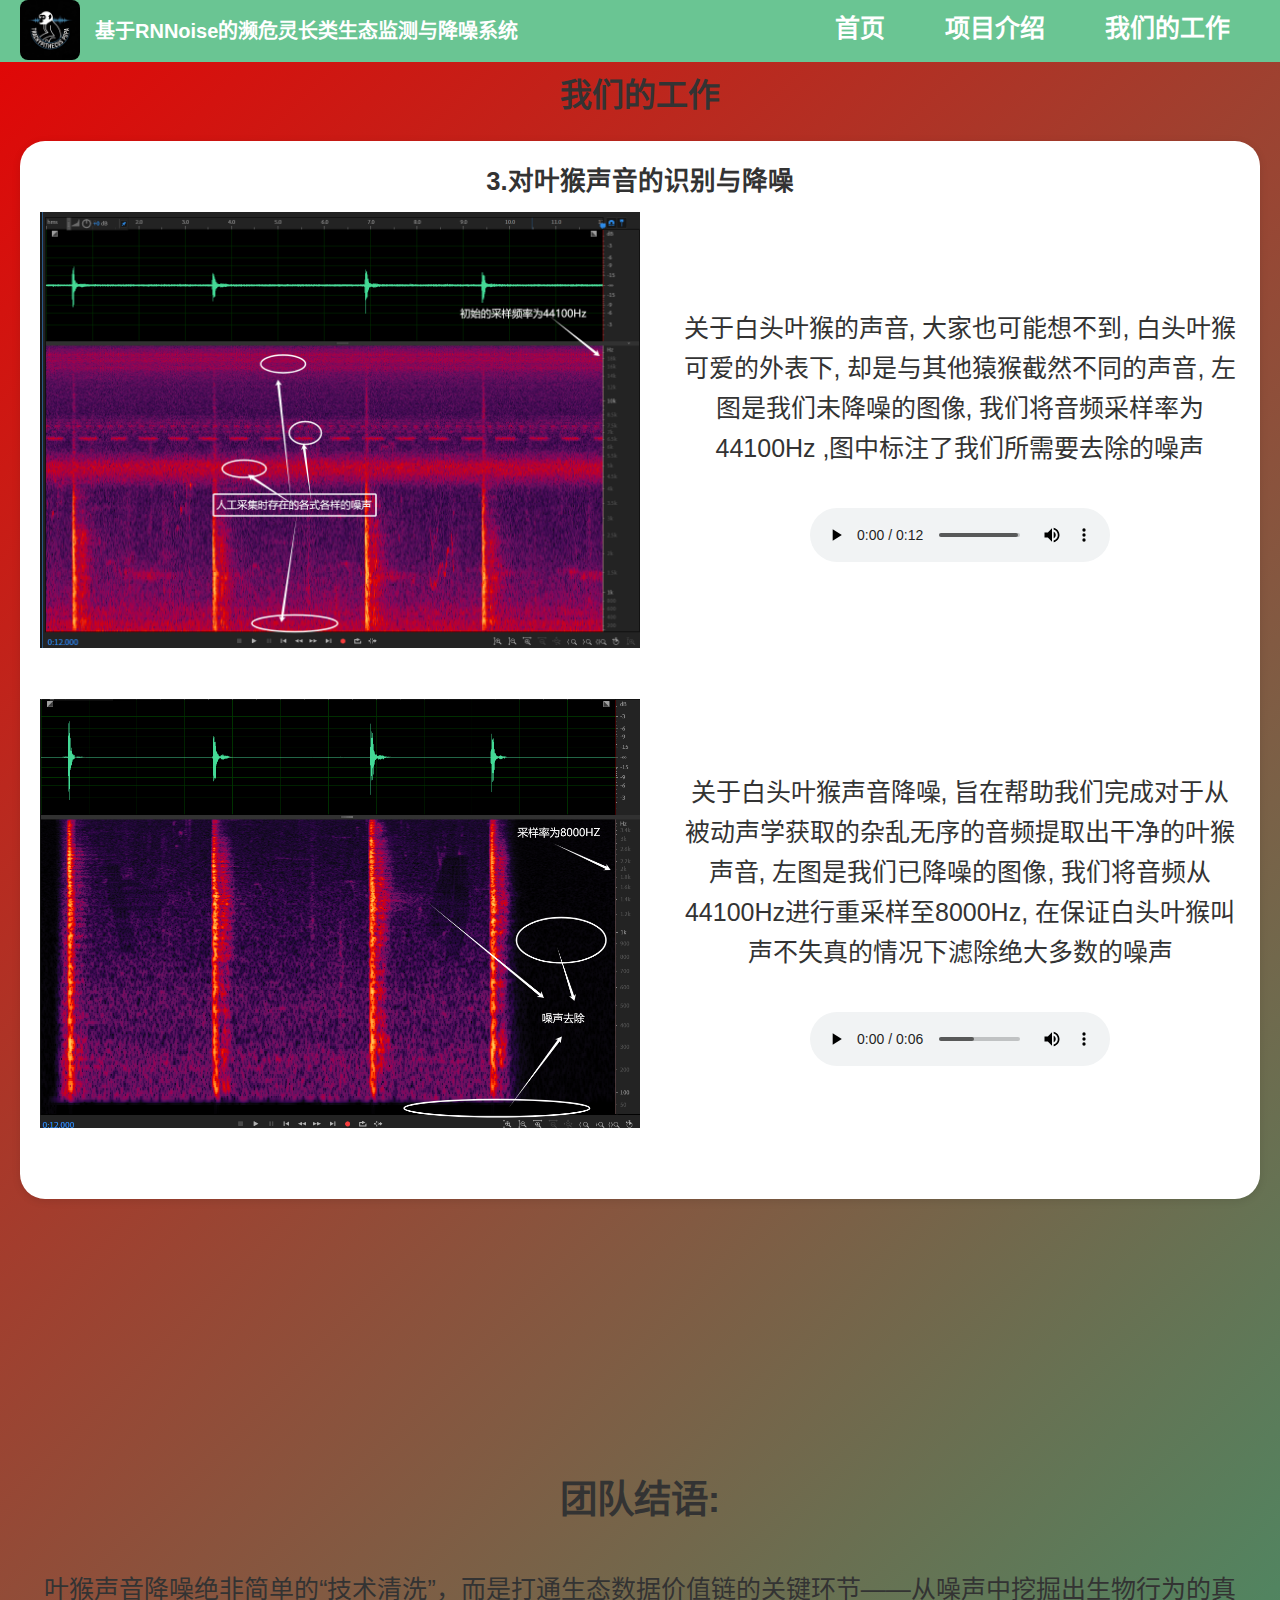
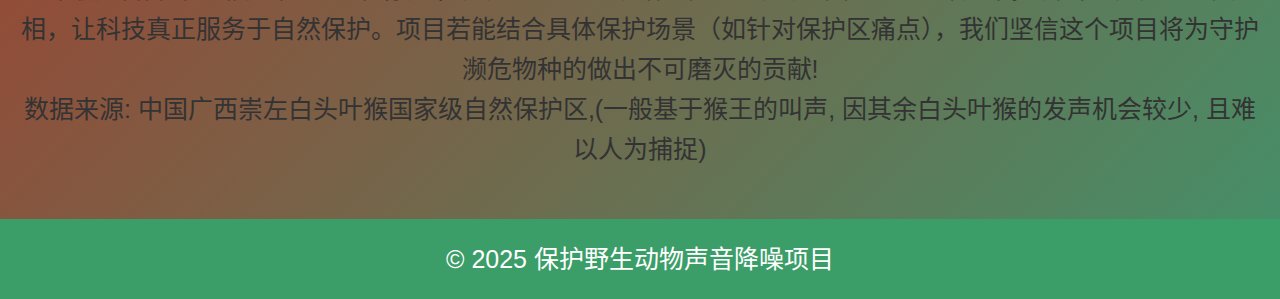
<file: work2.html>
<!DOCTYPE html>
<html lang="zh-CN">
<head>
    <meta charset="UTF-8">
    <meta name="viewport" content="width=device-width, initial-scale=1.0, user-scalable=yes">
    <title>基于RNNoise的濒危灵长类生态监测与降噪系统 - 我们的工作</title>
    <link rel="stylesheet" href="styles.css">
    <link rel="stylesheet" href="styles1.css">
</head>
<body>
    <!-- Header Section -->
   <header >
        <div class="hh1" style="display: flex;justify-content: space-between;">
            <div class="hh2" style="display: flex;justify-content: center;">
                <div class="logo">
                    <img src="img/logo.png" alt="无法加载图片">
                </div>
                <div class="topic" style="margin: 15px;color: white;font-weight: bold;font-size: 20px;width: 500px;">
                    <p>基于RNNoise的濒危灵长类生态监测与降噪系统</p>
                </div>
            </div>
            <div class="nav">
                <ul class="navlist">
                    <li class="btli"><a href="home.html">首页</a></li>
                    <li class="btli"><a href="home.html#background">项目介绍</a></li>
                    <li class="btli"><a href="work.html" class="btli">我们的工作</a>
                        <ul class="droplist">
                            <li><a href="work.html">关于叶猴</a></li>
                            <li><a href="work1.html">叶猴声音</a></li>
                            <li><a href="work2.html">降噪展示</a></li>
                            <li><a href="work3.html">困难与展望</a></li>
                        </ul>
                    </li>
                    <!--<li class="btli"><a href="#team">团队成员</a></li>  -->
                </ul>
            </div>
        </div>
    </header>

    <section id="work" class="work">
        <h2>我们的工作</h2>
        <div class="work-item fadeIn">
            <h3>3.对叶猴声音的识别与降噪</h3>
            <!-- 触发音频播放的图片 -->
            <div class="vbox">
                <div class="image">
                    <img src="voice/pic1.png" alt="无法加载图片" style="width: 600px;">
                </div>
                <div class="vbox1">
                    <div class="vboxt">   
                    <p>关于白头叶猴的声音, 大家也可能想不到, 白头叶猴可爱的外表下, 却是与其他猿猴截然不同的声音, 左图是我们未降噪的图像, 我们将音频采样率为44100Hz ,图中标注了我们所需要去除的噪声</p>
                    </div> 
                <audio controls>
                    <source src="voice/noisy1.wav"  type="audio/wav">
                </audio>
                </div>
            </div>
            <div class="vbox">
                <div class="image">
                    <img src="voice/pic2.png" alt="无法加载图片" style="width: 600px;">
                </div>
                <div class="vbox1">
                    <div class="vboxt">   
                    <p>关于白头叶猴声音降噪, 旨在帮助我们完成对于从被动声学获取的杂乱无序的音频提取出干净的叶猴声音, 左图是我们已降噪的图像, 我们将音频从44100Hz进行重采样至8000Hz, 在保证白头叶猴叫声不失真的情况下滤除绝大多数的噪声</p>
                    </div> 
                <audio controls>
                    <source src="voice/clean1_.wav"  type="audio/wav">
                </audio> 
                </div>
            </div>
        </div>
        
    </section>

    <!-- Team Members Section -->
    <section id="team" class="team">
        <!--<h2>我们的团队</h2>
		<div class="box">
			<div class="team-member">
				<h3>李咏豪</h3>
				<p>队长</p>
				<p>电子与通信工程学院</p>
			</div>
			 <div class="team-member">
				<h3>刘昊</h3>
				<p>队员</p>
				<p>电子与通信工程学院</p>
			</div>
			<div class="team-member">
				<h3>彭浩</h3>
				<p>队员</p>
				<p>电子与通信工程学院</p>
			</div>
			<div class="team-member">
				<h3>杨智勇</h3>
				<p>队员</p>
				<p>电子与通信工程学院</p>
			</div>
			<div class="team-member">
				<h3>林启聪</h3>
				<p>队员</p>
				<p>电子与通信工程学院</p>
			</div>
            <div class="team-member">
				<h3>曹翰国</h3>
				<p>队员</p>
				<p>电子与通信工程学院</p>
			</div>
            <div class="team-member">
				<h3>林俊杰</h3>
				<p>队员</p>
				<p>电子与通信工程学院</p>
			</div>
		</div>-->
    </section>


    <!-- Contact Section -->
    <section id="contact" class="contact">
        <h2>团队结语:</h2>
		<br>
        <p>叶猴声音降噪绝非简单的“技术清洗”，而是打通生态数据价值链的关键环节——从噪声中挖掘出生物行为的真相，让科技真正服务于自然保护。项目若能结合具体保护场景（如针对保护区痛点），我们坚信这个项目将为守护濒危物种的做出不可磨灭的贡献!</p>
        <p>数据来源: 中国广西崇左白头叶猴国家级自然保护区,(一般基于猴王的叫声, 因其余白头叶猴的发声机会较少, 且难以人为捕捉)</p>
    </section>
	<script>
		// function resethtmlfontsize(){
		// 	document.ddocumentElement.style.fontSize=screen.width /10 +'px';	
		// }
		// resethtmlfontsize();
		// window.onresize = resethtmlfontsize();
        window.addEventListener('scroll', function() {
        var workSection = document.querySelector('#team');
        var position = workSection.getBoundingClientRect();
        if (position.top < window.innerHeight) {
            workSection.classList.add('fadeIn');
        }
    });
         
	</script>
    <!-- Footer Section -->
    <footer>
        <p>© 2025 保护野生动物声音降噪项目</p>
    </footer>

</body>
</html>
</file>
<file: wangye.css>
@import url('https://fonts.googleapis.com/css2?family=Poppins:ital,wght@0,100;0,200;0,300;0,400;0,500;0,600;0,700;0,800;0,900;1,100;1,200;1,300;1,400;1,500;1,600;1,700;1,800;1,900&display=swap');

*{
    margin: 0;
    padding: 0;
    box-sizing: border-box;
    font-family: "Poppins", sans-serif;
    text-decoration: none;
    list-style: none;
}

body{
    display: flex;
    justify-content: center;
    align-items: center;
    min-height: 100vh;
    overflow: hidden; /* 新增防止滚动条 */
}

/* ======== 新增视频背景样式 ======== */
.bg-video {
    position: fixed;
    top: 50%;
    left: 50%;
    min-width: 100%;
    min-height: 100%;
    width: auto;
    height: auto;
    transform: translate(-50%, -50%);
    z-index: -1;
    filter: brightness(0.7);
    object-fit: cover;
}

.container{
    position: relative;
    width: 850px;
    height: 550px;
    background: rgba(255, 255, 255, 0.08); /* 降低透明度 */
    backdrop-filter: blur(12px); /* 增强模糊 */
    margin: 20px;
    border: 1px solid rgba(255, 255, 255, 0.15); /* 新增微透明边框 */
    border-radius: 16px; /* 调整圆角 */
    box-shadow: 0 8px 32px rgba(0, 0, 0, 0.3); /* 强化阴影 */
    overflow: visible !important; /* 允许溢出显示描边 */
}

    .container h1{
        font-size: 36px;
        margin: -10px 0;
    }

    .container .toggle-panel.toggle-left h1 {
        font-size: 1.7rem !important; /* 桌面端放大到56px (假设根字体16px) */
        line-height: 1.1;
        margin-bottom: 15px !important;
        color: hsl(175, 100%, 50%) !important;
        text-shadow: 
            0 0 8px hsla(175, 100%, 50%, 0.4),
            0 0 16px hsla(195, 100%, 50%, 0.3),
            0 2px 1px rgba(0,0,0,0.15);
        /* 其他属性保持原样 */
    }

    /* ====== 霓虹标题动画 ====== */
/* 主标题量子级透光处理 */
.toggle-panel.toggle-left h1 {
    font-size: 3.5rem !important; /* 原28px改为响应式单位 */
    line-height: 1.2;
    margin-bottom: 15px !important;
    color: hsl(175, 100%, 50%) !important; /* 量子蓝绿色 */
    text-shadow: 
        0 0 8px hsla(175, 100%, 50%, 0.4), /* 核心光晕层 */
        0 0 16px hsla(195, 100%, 50%, 0.3), /* 次光晕层 */
        0 2px 1px rgba(0,0,0,0.15); /* 立体投影 */
    font-weight: 700;
    letter-spacing: -0.5px; /* 紧凑字距 */
    background: linear-gradient(45deg, 
        hsl(175, 100%, 60%), 
        hsl(195, 100%, 60%)); /* 渐变流光 */
    -webkit-background-clip: text;
    background-clip: text;
    -webkit-text-fill-color: transparent;
    animation: quantum-glow 2.4s ease-in-out infinite alternate, 
               text-scale 3s ease-in-out infinite alternate;
}

@keyframes text-scale {
    0% { transform: scale(1); }
    100% { transform: scale(1.05); }
}

.register-btn {
    background: hsla(200, 100%, 50%, 0.15) !important;
    border: 2px solid hsl(195, 100%, 60%) !important;
    backdrop-filter: blur(12px);
    box-shadow: 
        0 0 16px hsla(195, 100%, 50%, 0.3),
        inset 0 0 12px hsla(195, 100%, 60%, 0.2);
    color: hsl(190, 100%, 70%) !important;
    transition: all 0.3s cubic-bezier(0.25, 1, 0.5, 1);
}

/* 按钮动态光效 */
.register-btn:hover {
    color: hsl(190, 100%, 85%) !important; /* 悬态更亮 */
    background: hsla(200, 100%, 50%, 0.4) !important;
    box-shadow: 
        0 0 24px hsla(195, 84%, 52%, 0.5),
        inset 0 0 16px hsla(195, 100%, 60%, 0.3);
    transform: translateY(-1px) scale(1.02);
}

.register-btn:active {
    transform: translateY(1px) scale(0.98);
    filter: brightness(0.9);
    color: hsl(190, 100%, 65%) !important; /* 点击态更暗 */
}


@keyframes quantum-glow {
    0% { 
        opacity: 0.96;
        filter: brightness(1.1);
    }
    100% { 
        opacity: 1;
        filter: brightness(1.3);
        text-shadow: 
            0 0 12px hsla(175, 100%, 50%, 0.6),
            0 0 24px hsla(195, 100%, 50%, 0.4),
            0 4px 2px rgba(0,0,0,0.1);
    }
}

    .container p{
        font-size: 14.5px;
        margin: 15px 0;
    }

form{ width: 100%; }

.form-box{
    position: absolute;
    right: 0;
    width: 50%;
    height: 100%;
    background: rgba(255, 255, 255, 0.2) !important; /* 增加透明度 */
    backdrop-filter: blur(16px) saturate(180%) !important; /* 增强模糊 */
    border-left: 2px solid #00b894 !important; /* 改为实线分隔 */
    box-shadow: inset 8px 0 12px rgba(0,184,148,0.3) !important; /* 添加内发光 */
    display: flex;
    align-items: center;
    color: #333;
    text-align: center;
    padding: 40px;
    z-index: 1;
    transition: .6s ease-in-out 1.2s, visibility 0s 1s;
}

/* 右侧表单全描边 */
.form-box::after {
    content: "";
    position: absolute;
    inset: -2px;
    background: conic-gradient(
        from 0deg at 50% 50%,
        #1890ff 0deg,
        #c471ed 180deg,
        #1890ff 360deg
    );
    mask: 
        linear-gradient(#000 0 0) content-box,
        linear-gradient(#000 0 0);
    mask-composite: exclude;
    padding: 2px;
    border-radius: 18px;
    animation: cyber-border-glow 3s linear infinite;
    z-index: -1;
    pointer-events: none;
}

/* 中间分隔线强化 */
.form-box::before {
    content: "";
    position: absolute;
    left: -1px;
    top: 50%;
    transform: translateY(-50%);
    height: 80%;
    width: 2px;
    background: linear-gradient(
        to bottom,
        transparent 0%,
        #00b894 30%,
        #00b894 70%,
        transparent 100%
    );
    box-shadow: 0 0 12px #00b894;
    z-index: 2;
}

/* 新增标题样式 */
.form-box h1 {
    font-weight: 700; /* 加粗 */
    color: #2d3436; /* 深灰色 */
    text-shadow: 0 2px 4px rgba(0,0,0,0.1); /* 文字阴影 */
}

/* 新增段落样式 */
.form-box p {
    font-weight: 500; /* 中等加粗 */
    color: #636e72; /* 中灰色 */
}

    .container.active .form-box{ right: 50%; }

    .form-box.register{ 
        flex: 1; /* 占用 50% 的宽度 */
        height: 100%; /* 高度与父容器一致 */
        display: flex;
        flex-direction: column;
        justify-content: center; /* 垂直居中 */
        align-items: center; /* 水平居中 */
        padding: 20px; /* 内边距 */
        box-sizing: border-box; /* 包括内边距在内 */
    }
        .container.active .form-box.register{ visibility: visible; }

.input-box{
    position: relative;
    margin: 30px 0;
    cursor: default; /* 修复父元素强制手型问题 */
}

.input-box input {
    width: 100%;
    padding: 13px 50px 13px 20px;
    background: rgba(245,245,245,0.9);
    border-radius: 8px;
    border: 1px solid rgba(0,0,0,0.1);
    outline: none;
    font-size: 16px;
    color: #333;
    font-weight: 500;
    transition: all 0.3s cubic-bezier(0.4, 0, 0.2, 1); /* 新增过渡效果 */
}
        .input-box input::placeholder{
            color: #888;
            font-weight: 400;
        }
    
    .input-box i{
        position: absolute;
        right: 20px;
        top: 50%;
        transform: translateY(-50%);
        font-size: 20px;
        cursor: pointer !important;
    }

.forgot-link{ margin: -15px 0 15px; }
    .forgot-link a{
        font-size: 14.5px;
        color: #333;
        cursor: pointer !important; /* 强制手型 */
        display: inline-block; /* 确保点击区域正确 */
    }

.btn{
    width: 100%;
    height: 48px;
    background: #00b894; /* 更醒目的绿色 */
    box-shadow: 0 4px 12px rgba(0,184,148,0.3); /* 新增发光阴影 */
    border-radius: 8px;
    box-shadow: 0 0 10px rgba(0, 0, 0, .1);
    border: none;
    cursor: pointer;
    font-size: 16px;
    color: #fff;
    font-weight: 600;
    transition: all 0.3s; /* 新增过渡动画 */
}
    /* 新增悬停效果 */
.btn:hover {
    background: #00a383; /* 悬停深绿色 */
    transform: translateY(-2px);
}

/* ====== 忘记密码模块特效 ====== */
.neon-link {
    position: relative;
    margin: 20px 0;
}

.cyber-glow {
    color: rgba(255,255,255,0.7) !important;
    font-size: 14px;
    padding: 8px 15px;
    border-radius: 8px;
    background: rgba(0,0,0,0.3);
    transition: all 0.3s cubic-bezier(0.4, 0, 0.2, 1);
}

.cyber-glow:hover {
    color: #1890ff !important;
    box-shadow: 0 0 15px rgba(24,144,255,0.3);
}

.cyber-glow::before {
    content: "";
    position: absolute;
    inset: 0;
    border: 1px solid rgba(24,144,255,0.5);
    border-radius: 8px;
    opacity: 0;
    transition: opacity 0.3s;
}

.cyber-glow:hover::before {
    opacity: 1;
}

.cyber-glow::after {
    content: "";
    position: absolute;
    bottom: -2px;
    left: 50%;
    width: 0;
    height: 2px;
    background: linear-gradient(90deg, #1890ff, #c471ed);
    transform: translateX(-50%);
    transition: width 0.3s;
}

.cyber-glow:hover::after {
    width: 80%;
}

.social-icons{
    display: flex;
    justify-content: center;
}

/* ====== 社交图标特效 ====== */
.social-section {
    margin-top: 25px;
    position: relative;
    z-index: 1;
}

.neon-text {
    color: rgba(255,255,255,0.8);
    text-shadow: 0 0 10px rgba(24,144,255,0.3);
    font-size: 14px;
    margin-bottom: 15px !important;
}

.cyber-icons {
    display: grid !important;
    grid-template-columns: repeat(4, 1fr);
    gap: 12px;
}

.icon-glow {
    position: relative;
    display: flex !important;
    justify-content: center;
    align-items: center;
    width: 50px;
    height: 50px;
    background: rgba(0,0,0,0.3);
    border-radius: 12px;
    transition: all 0.3s cubic-bezier(0.4, 0, 0.2, 1);
}

.icon-glow:hover {
    background: rgba(24,144,255,0.15);
    transform: translateY(-3px);
}

.icon-glow i {
    font-size: 26px;
    color: #fff !important;
    z-index: 2;
}

.icon-halo {
    position: absolute;
    width: 100%;
    height: 100%;
    background: radial-gradient(circle, 
        rgba(24,144,255,0.3) 0%, 
        rgba(24,144,255,0) 70%);
    filter: blur(15px);
    opacity: 0;
    transition: opacity 0.3s;
}

.icon-glow:hover .icon-halo {
    opacity: 1;
}

/* 各平台专属光效 */
.icon-glow:nth-child(1) .icon-halo { background: radial-gradient(circle, #ea4335 0%, transparent 70%); }
.icon-glow:nth-child(2) .icon-halo { background: radial-gradient(circle, #1877f2 0%, transparent 70%); }
.icon-glow:nth-child(3) .icon-halo { background: radial-gradient(circle, #333 0%, transparent 70%); }
.icon-glow:nth-child(4) .icon-halo { background: radial-gradient(circle, #0a66c2 0%, transparent 70%); }

.social-icons a, 
.social-icons a i { /* 新增图标元素 */
    display: inline-flex;
    padding: 10px;
    border-color: #00b894;
    border-radius: 8px;
    font-size: 24px;
    color: #00b894;
    background: rgba(0, 184, 148, 0.1);
    margin: 0 8px;
    cursor: pointer !important; /* 强制手型 */
    pointer-events: auto !important; /* 允许事件穿透 */
}

.input-box i[class^="bx"] { 
    cursor: pointer !important; /* 所有Boxicons图标强制手型 */
}

.toggle-box{
    position: absolute;
    width: 100%;
    height: 100%;
}

    .toggle-box::before{
        content: '';
        position: absolute;
        left: -250%;
        width: 300%;
        height: 100%;
        background: #4CAF50; /* 统一绿色主题 */
        border-radius: 150px;
        z-index: 2;
        transition: 1.8s ease-in-out;
    }

        .container.active .toggle-box::before{ left: 50%; }

.toggle-panel{
    position: absolute;
    width: 50%;
    height: 100%;
    /* background: seagreen; */
    color: #fff;
    display: flex;
    flex-direction: column;
    justify-content: center;
    align-items: center;
    z-index: 2;
    transition: .6s ease-in-out;
}
    /* ----------- 新增以下代码 ----------- */
.toggle-panel.toggle-left {
    flex: 1; /* 占用 50% 的宽度 */
    height: 100%; /* 高度与父容器一致 */
    display: flex;
    flex-direction: column;
    justify-content: center; /* 垂直居中 */
    align-items: center; /* 水平居中 */
    padding: 20px; /* 内边距 */
    box-sizing: border-box; /* 包括内边距在内 */
}

.toggle-panel.toggle-left::after {
    content: "";
    position: absolute;
    inset: -2px; /* 外扩2px */
    background: conic-gradient(
        from 180deg at 50% 50%,
        #00b894 0deg,
        #4CAF50 180deg,
        #00b894 360deg
    );
    mask: 
        linear-gradient(#000 0 0) content-box,
        linear-gradient(#000 0 0);
    mask-composite: exclude;
    padding: 2px;
    border-radius: 18px; /* 比容器大2px */
    animation: cyber-border-glow 3s linear infinite;
    z-index: -1; /* 确保在内容下方 */
    pointer-events: none; /* 禁止交互 */
}

@keyframes cyber-border-glow {
    0% { filter: hue-rotate(0deg); }
    100% { filter: hue-rotate(360deg); }
}


.toggle-panel.toggle-left h1,
/* 次文本晶体渲染 */
.toggle-panel.toggle-left p {
    font-size: 18px !important;
    color: hsl(165, 100%, 70%) !important; /* 晶透青绿色 */
    text-shadow: 
        0 0 4px hsla(165, 100%, 50%, 0.3),
        0 1px 1px rgba(0,0,0,0.2);
    font-weight: 500;
    letter-spacing: 0.5px;
}

.toggle-panel.toggle-left .btn {
    color: #333 !important;
    border-color: #333 !important; /* 按钮文字和边框改为黑色 */
}


    .toggle-panel.toggle-left{ 
        left: 0;
        transition-delay: 1.2s; 
    }
        .container.active .toggle-panel.toggle-left{
            left: -50%;
            transition-delay: .6s;
        }

    .toggle-panel.toggle-right{ 
        right: -50%;
        transition-delay: .6s;
    }
        .container.active .toggle-panel.toggle-right{
            right: 0;
            transition-delay: 1.2s;
        }

    .toggle-panel p{ margin-bottom: 20px; }

    .toggle-panel .btn{
        width: 160px;
        height: 46px;
        background: transparent;
        border: 2px solid #fff;
        box-shadow: none;
    }

@media screen and (max-width: 650px){
    .container{ height: calc(100vh - 40px); }

    .form-box{
        bottom: 0;
        width: 100%;
        height: 70%;
    }

        .container.active .form-box{
            right: 0;
            bottom: 30%;
        }

    .toggle-box::before{
        left: 0;
        top: -270%;
        width: 100%;
        height: 300%;
        border-radius: 20vw;
    }

        .container.active .toggle-box::before{
            left: 0;
            top: 70%;
        }

        .container.active .toggle-panel.toggle-left{
            left: 0;
            top: -30%;
        }

    .toggle-panel{ 
        width: 100%;
        height: 30%;
    }
        .toggle-panel.toggle-left{ top: 0; }
        .toggle-panel.toggle-right{
            right: 0;
            bottom: -30%;
        }

            .container.active .toggle-panel.toggle-right{ bottom: 0; }
}

/* 新增QQ风格光影系统 */
:root {
    --neon-blue: #1890ff;
    --cyber-purple: #c471ed;
    --glow-opacity: 0.4;
}

/* 背景动态光斑 */
.glow-circle {
    position: fixed;
    width: 300px;
    height: 300px;
    background: radial-gradient(circle, 
        rgba(24,144,255,0.3) 0%,
        rgba(196,113,237,0) 70%);
    filter: blur(80px);
    z-index: 0;
}

/* 输入框霓虹效果 */
.neon-input {
    border: 1px solid rgba(255,255,255,0.3);
    background: rgba(0,0,0,0.4);
    box-shadow: 0 0 15px rgba(24,144,255,0.2);
    transition: all 0.3s cubic-bezier(0.4, 0, 0.2, 1),
             box-shadow 0.5s ease-in-out !important; /* 新增阴影过渡 */
}

.neon-input:focus {
    border-color: #00f3ff !important; /* 更亮的青色 */
    box-shadow: 
        0 0 15px rgba(0,243,255,0.8),  /* 核心光晕层 */
        0 0 25px rgba(0,184,148,0.6),  /* 中间扩散层 */
        0 0 35px rgba(0,114,255,0.4) !important; /* 外围辉光层 */
    animation: input-glow-pulse 0.8s ease-in-out infinite alternate;
}

/* 量子按钮特效 */
.quantum-btn {
    width: 95%;       /* 新增：横向拉长 */
    height: 46px !important;  /* 新增：高度放大 */
    margin-left: 0%; /* 新增：保持居中 */
    font-size: 16px;   /* 新增：字体放大 */
    padding: 0 15px;   /* 新增：增加左右间距 */
    transform: none !important; /* 取消所有位移 */
    background: linear-gradient(45deg, 
        #1890ff 0%, 
        #4dabf7 50%, 
        #1890ff 100%);
    box-shadow: 0 4px 30px rgba(24,144,255,0.3);
    position: relative;
    overflow: hidden !important;  /* 约束溢出范围 */
    padding: 0 20px;             /* 增加内边距 */
}

/* 在.quantum-btn原有样式中添加 */
.quantum-btn:focus {
    outline: none;
    box-shadow: 0 0 0 3px rgba(0,198,255,0.3), /* 新增外发光 */
                0 8px 40px rgba(0, 114, 255, 0.6);
}

/* 新增激活状态 */
.quantum-btn:active {
    transform: translateY(1px);
    box-shadow: 0 4px 20px rgba(0, 114, 255, 0.4);
}

.quantum-btn span:last-child {
    position: relative;
    z-index: 3; /* 文字保持在最上层 */
    color: white !important;
    text-shadow: 0 2px 4px rgba(0,0,0,0.3);
    display: inline-block;       /* 确保文字容器正确 */
    width: 100%;
}

.btn-glow {
    z-index: 1; /* 设置层级 */
    left: 0 !important;        /* 取消横向偏移 */
    top: -40% !important;      /* 垂直居中定位 */
    position: absolute;
    width: 100% !important;    /* 加宽流光层 */
    height: 180% !important;    /* 根据按钮高度比例调整 */
    background: linear-gradient(
        90deg,
        rgba(255,255,255,0) 0%,
        rgba(255,255,255,0.4) 50%,
        rgba(255,255,255,0) 100%
    );
    animation: glow-sweep 1.2s infinite;
}

@keyframes glow-sweep {
    0% { transform: translateX(-110%) rotate(20deg); }
    100% { transform: translateX(110%) rotate(20deg); }
}

/* 赛博朋克边框 */
.cyber-border {
    position: absolute;
    inset: 0;
    background: conic-gradient(
        from 180deg at 50% 50%,
        #1890ff 0deg,
        #c471ed 180deg,
        #1890ff 360deg
    );
    mask: 
        linear-gradient(#000 0 0) content-box,
        linear-gradient(#000 0 0);
    mask-composite: exclude;
    padding: 2px;
    border-radius: 12px;
}

/* 社交图标容器+图标 */
.social-icons a,
.social-icons a i {
    cursor: pointer !important;
}

/* 安全登录按钮 */
.quantum-btn {
    cursor: pointer !important; 
}

/* 注册/登录切换按钮 */
.toggle-panel .btn {
    cursor: pointer !important;
}

/* 密码输入框的图标指针 */
.input-box .bxs-lock-alt { 
    cursor: pointer; /* 手型 */
}

@media (max-width: 768px) {
    .quantum-btn {
        width: 92% !important;  /* 更紧凑的宽度 */
        margin-left: 4%;       /* 居中修正 */
        height: 44px !important;
        font-size: 15px;
        padding: 0 20px;
        transform: none;       /* 移动端取消定位偏移 */
    }
}

/* ====== 新增：修复平台徽章定位问题 ====== */
.platform-badge {
    position: static !important; /* 取消绝对定位 */
    margin-top: 20px;            /* 添加与按钮的间距 */
}

/* ====== 底部科技说明 ====== */
.neon-footer {
    position: absolute;
    bottom: 0.1px;
    width: 100%;
    text-align: center;
}

.neon-footer p {
    font-size: 1px !important;
    color: hsl(165, 100%, 70%) !important; /* 使用左侧面板同款青绿色 */
    text-shadow: 
        0 0 8px hsla(175, 100%, 50%, 0.3),
        0 0 12px hsla(195, 100%, 50%, 0.3);
    padding: 0 !important;  /* 移除内边距 */
    background: none !important;  /* 移除渐变背景 */
    border: none !important;  /* 移除边框 */
    backdrop-filter: none !important;  /* 移除滤镜效果 */
    white-space: nowrap;  /* 强制不换行 */
    line-height: 0.4;
}

/* ====== 呼吸动画 ====== */
@keyframes text-glow {
    from { opacity: 0.9; }
    to { 
        opacity: 1; 
        text-shadow: 0 0 15px rgba(24,144,255,1),
                     0 0 30px rgba(24,144,255,0.6);
    }
}

/* ====== 移动端适配 ====== */
@media (max-width: 768px) {
    .neon-footer {
        bottom: 15px;
        padding: 0 10%;
    }
    .neon-footer p {
        font-size: 12px;
        padding: 6px 12px;
    }
}

/* 移动端量子适配 */
@media (max-width: 768px) {
    .toggle-panel.toggle-left h1 {
        font-size: 2.8rem !important; 
        text-shadow: 
            0 0 6px hsla(175, 100%, 50%, 0.4),
            0 0 12px hsla(195, 100%, 50%, 0.3);
    }
    
    .neon-footer p {
        font-size: 12px !important;
        padding: 8px 16px;
    }
}

/* 新增logo样式 */
.card-logo {
    position: absolute;
    top: 20px;
    left: 20px;
    z-index: 999;
    width: 60px;
    height: 60px;
    border-radius: 12px;
    overflow: hidden;
    background: rgba(255,255,255,0.1);
    backdrop-filter: blur(8px);
    padding: 5px;
    box-shadow: 0 4px 20px rgba(0,0,0,0.2);
    animation: logo-glow 2s ease-in-out infinite alternate;
}

@keyframes logo-glow {
    from {
        box-shadow: 0 0 10px rgba(24,144,255,0.3);
    }
    to {
        box-shadow: 0 0 20px rgba(24,144,255,0.5),
                   0 0 30px rgba(196,113,237,0.3);
    }
}

.card-logo img {
    width: 100%;
    height: 100%;
    object-fit: contain;
    filter: drop-shadow(0 2px 8px rgba(24,144,255,0.3));
}

.hologram-title {
    text-shadow: 
        0 0 10px rgba(0,184,148,0.5),
        0 0 20px rgba(0,255,128,0.3),
        0 0 30px rgba(0,255,128,0.2) !important;
    animation: hologram-pulse 2s ease-in-out infinite;
}

@keyframes hologram-pulse {
    0% { text-shadow: 0 0 10px rgba(0,184,148,0.5), 0 0 20px rgba(0,255,128,0.3), 0 0 30px rgba(0,255,128,0.2); }
    50% { text-shadow: 0 0 15px rgba(0,255,128,0.6), 0 0 25px rgba(0,255,128,0.4), 0 0 35px rgba(0,255,128,0.3); }
    100% { text-shadow: 0 0 10px rgba(0,184,148,0.5), 0 0 20px rgba(0,255,128,0.3), 0 0 30px rgba(0,255,128,0.2); }
}

@keyframes input-glow-pulse {
    from {
        filter: brightness(1);
        box-shadow: 
            0 0 15px rgba(0,243,255,0.8),
            0 0 25px rgba(0,184,148,0.6),
            0 0 35px rgba(0,114,255,0.4);
    }
    to {
        filter: brightness(1.2);
        box-shadow: 
            0 0 25px rgba(0,243,255,1),
            0 0 35px rgba(0,184,148,0.8),
            0 0 45px rgba(0,114,255,0.6);
    }
}

/* 调整注册按钮样式 */
.register-submit-btn {
    width: 100%; /* 按钮宽度占满表单 */
    height: 48px; /* 按钮高度 */
    background: #00b894; /* 绿色背景 */
    border: none;
    border-radius: 8px; /* 圆角 */
    color: #fff; /* 白色文字 */
    font-size: 16px;
    font-weight: 600;
    cursor: pointer;
    transition: all 0.3s ease-in-out; /* 添加过渡效果 */
}

.register-submit-btn:hover {
    background: #00a383; /* 悬停时更深的绿色 */
    transform: translateY(-2px); /* 悬停时轻微上移 */
}

.register-submit-btn:active {
    transform: translateY(1px); /* 点击时轻微下移 */
    filter: brightness(0.9); /* 点击时降低亮度 */
}

/* 调整输入框样式 */
.form-box.register .input-box {
    margin-bottom: 20px; /* 增加输入框之间的间距 */
}

.form-box.register .input-box input {
    width: 100%; /* 输入框宽度占满表单 */
    padding: 12px 16px; /* 内边距 */
    border: 1px solid rgba(0, 0, 0, 0.1); /* 边框颜色 */
    border-radius: 8px; /* 圆角 */
    background: rgba(255, 255, 255, 0.8); /* 背景颜色 */
    font-size: 16px;
    color: #333; /* 文字颜色 */
 
    transition: all 0.3s ease-in-out; /* 添加过渡效果 */
}

.form-box.register .input-box input:focus {
    border-color: #00b894; /* 聚焦时边框颜色 */
    box-shadow: 0 0 8px rgba(0, 184, 148, 0.4); /* 聚焦时阴影效果 */
}

/* 调整标题样式 */
.form-box.register h1 {
    font-size: 24px; /* 标题字体大小 */
    color: #2d3436; /* 深灰色 */
    margin-bottom: 20px; /* 标题与输入框之间的间距 */
    text-shadow: 0 2px 4px rgba(0, 0, 0, 0.1); /* 添加文字阴影 */
}

/* 调整忘记密码链接样式 */
.form-box.register .forgot-link a {
    font-size: 14px;
    color: #00b894; /* 绿色文字 */
    text-decoration: none;
    transition: color 0.3s ease-in-out;
}

.form-box.register .forgot-link a:hover {
    color: #00a383; /* 悬停时更深的绿色 */
}

/* 调整 .glassmorphism-card 的布局 */
.glassmorphism-card {
    display: flex; /* 使用 Flexbox 布局 */
    justify-content: space-between; /* 子元素均匀分布 */
    align-items: center; /* 垂直居中对齐 */
    width: 100%; /* 占满父容器宽度 */
    height: 100%; /* 占满父容器高度 */
    padding: 20px; /* 增加内边距 */
    box-sizing: border-box; /* 包括内边距在内 */
}
</file>
<file: styles.css>
/* General Styles */
* {
    margin: 0;
    padding: 0;
    box-sizing: border-box;
}

body {
    font-family: kaiti, sans-serif;
    line-height: 1.6;
    color: #333;
    background: linear-gradient(-45deg, #23a6d5,#52cfee, #40be85, #42926a,#e30505); /* 从蓝色到绿色 */
    background-size: 400% 400%;
    height: 100%; /* 使背景充满整个视口 */
    margin: 0; /* 去除默认的页面间距 */
    animation: gradient 10s ease infinite;
    font-size: 25px;
}
@keyframes gradient {
	0% {
		background-position: 0% 50%;
	}
	50% {
		background-position: 100% 50%;
	}
	100% {
		background-position: 0% 50%;
	}
}

/* Header Styles */
header {
    background-color: #6ac593;
	height: 60px;
	padding: 0.1rem;
	position:fixed;
	top:0;
	width:100%;
    z-index: 10; 
    padding: 0 20px;      /* 添加内边距避免内容贴边 */
  height: auto;
}

header .logo{
    height: 60px; 
}
header .logo img {
	width: auto;
    height: 100%;
	object-fit: contain;
	border-radius: 8px;
}
.nav{
	align-items: center;
    
}
.nav ul {
    list-style-type: none;
    display: flex;
}
.nav .btli {
    position: relative;  /* 新增 */
   z-index: 100;
  }
  
.nav ul li {
    margin: 8px 30px;
}

.navlist a {
    color: white;
    text-decoration: none;
    font-weight: bold;
}
.nav .droplist {
    display: none;
    position: absolute;
    top: 100%;
    left: 0;
    min-width: 200px;
    background-color: #6ac593;
    box-shadow: 0 2px 5px rgba(0,0,0,0.2);
    z-index: 1000;
    opacity: 1;
}
.nav .droplist li {
    text-align: center;
    padding: 0;
}  
.nav .droplist a {
    color: rgb(247, 245, 245);
    padding: 0;
    text-decoration: none;
}

.nav .droplist a:hover {
    background-color: #449280;
}
.btli:hover .droplist{
    display: block;

}
.navlist a:hover {
    background-color: #4d8d7d;
    display:block;
}
.nav::after {
    content: "";
    display: table;
    clear: both;
  }
  
/* Hero Section */
.hero {
    background: url('img/hero.png') no-repeat center center/cover;
    color: white;
    padding: 100px 20px;
    text-align: center;
	margin-top:80px;
}

.hero h1 {
    font-size: 3rem;
    margin-bottom: 20px;
}

.hero p {
    font-size: 1.2rem;
    margin-bottom: 30px;
}

.btn {
    padding: 10px 20px;
    background-color: #3b9d67;
    color: white;
    text-decoration: none;
    border-radius: 5px;
}
.btn:hover {
    transform: scale(1.1);
    transition: transform 0.3s ease;
}

/* Project Background Section */
.background {
    padding: 50px 20px;
    text-align: center;
}

.background h2 {
    font-size: 2rem;
    margin-bottom: 20px;
}

.background .content {
    display: flex;
    justify-content:center ;
    align-items: center;
    gap: 40px;
	border-radius: 25px;               /* Բ�� */
	box-shadow: 0 2px 8px rgba(0,0,0,0.1); /* �����Ӱ */
	padding: 20px;                     /* �ڱ߾� */
	margin-bottom: 30px; 
	background-color: white;
}
.background .content .slider{
    width: 5ren;
   height: 400px;
   margin: 50px auto;
   position: relative;
   overflow: hidden; 
}
.background .content .slider .slider-inner {
   width: 300%;
   height: 100%;
   display: flex;  
   transition: transform 0.5s ease;
}
   
.background .content .slider .slider-inner .slide {
   width: 100%;
   height: 100%;
}
   
.background .content .slider .slider-controls {
   position: absolute;
   top: 50%;
   transform: translateY(-50%);
   width: 100%;
   display: flex;
   justify-content: space-between;
   padding: 0 20px;
   z-index: 10;   
}
.background .content .slider .slider-controls span{
    cursor: pointer;
    padding: 10px;
    background: rgba(0,0,0,0.5);
    color: white;
    border-radius: 50%; 
}
   
.background .content .slider .slider-controls .prev,   
.background .content .slider .slider-controls .next {
    background-color: rgba(0, 0, 0, 0.5);
    color: white;
    padding: 10px;
    cursor: pointer;  
}
   
.background .content .slider .slider-indicators {
   position: absolute;
   bottom: 10px;
   left: 50%;
   transform: translateX(-50%);
   display: flex;   
   justify-content: center;
}
   
.background .content .slider .slider-indicators span {
    width: 10px;
    height: 10px;
    margin: 0 5px;
    background-color: rgba(255, 255, 255, 0.5);
    border-radius: 50%;
    cursor: pointer;      
}
   
.background .content .slider .slider-indicators span.active {
    background-color: white; 
} 



.background .content .text {
    max-width: 800px;
    text-align: left;
}

/* Work Section */
.work {
    padding: 70px 20px;
    text-align: center;
}

.work h2 {
    font-size: 2rem;
    margin-bottom: 20px;
}
.work .work-item h3 {
  font-size: 1.6rem;                /* �ӱ����ֺ� (Լ 25.6px) */             
  margin-bottom: 10px;             /* ���������ݼ�� */
  font-weight: bold;               /* �Ӵ� */
}
.work .work-item p {
  text-align: center;    
}
.work .work-item {
    border-radius: 25px;               /* Բ�� */
	box-shadow: 0 2px 8px rgba(0,0,0,0.1); /* �����Ӱ */
	padding: 20px;                     /* �ڱ߾� */
	margin-bottom: 30px; 
	background-color: white;
}
.work .work-item .content {
    display: flex;
    justify-content: space-evenly;
    gap: 40px;
	margin-bottom: 20px;
	align-items: center;
}
.work .work-item .content .image {
  flex-basis: 40%;                /* �̶�ͼƬ������� */
  align-items: center;            /* ��ֱ���� */
}
.work .work-item .content .image img {
    max-width: 100%;;
    height: auto;
    border-radius: 8px;
}
.work .work-item .content .text {
    max-width: 600px;
    text-align: left;
	padding: 50px 20px;
	flex: 1;                         /* ռ��ʣ��ռ� */
	font-size: 20px;                 /* ���ı�׼�ֺ� (16px) */
}
.work .work-item .content .text p {
  margin-bottom: 15px;            /* ������ */
}

.work .work-item .text ul {
  list-style-type: disc;          /* ��Ŀ����Բ�� */
  padding-left: 20px;            /* �������� */
}

.work .work-item .text {
    max-width: 600px;
    text-align: left;
	margin: 20px;
	padding: 50px;
}
.work .work-item .image2 img {
    max-width: 800px;;
    height: 400px;
    border-radius: 8px;
}
.work .work-item .vbox {
    display: flex;
    justify-content: space-evenly;
    gap: 40px;
	margin-bottom: 20px;
	align-items: center;
    flex-direction: row;
}
.work .work-item .vbox .image {
	margin-bottom: 20px;
	align-items: center;
    flex-basis: 50%;
}
.work .work-item .vbox .vbox1 {
    display: flex;
    gap: 40px;
	margin-bottom: 20px;
	align-items: center;
    flex-direction: column;
    flex-basis: 50%;
}

/* Team Section */
.team {
	margin-bottom: 20px;
    padding: 50px 20px;
	align-items:center;
}
.team .box {
	display: flex;
    justify-content: space-evenly;
    gap: 40px;
	align-items: center;
	border-radius: 25px;               /* Բ�� */
	box-shadow: 0 2px 8px rgba(0,0,0,0.1); /* �����Ӱ */
	padding: 20px;                     /* �ڱ߾� */
	margin-bottom: 30px; 
	background-color: white;
}
.team h2 {
    font-size: 2rem;
    margin-bottom: 20px;
	text-align: center;
}

.team .box .team-member {
    display: inline-block;
    margin: 20px;
    text-align: center;
}

.team .box .team-member img {
    width: 150px;
    height: 150px;
    border-radius: 50%;
    margin-bottom: 10px;
}

/* Contact Section */
.contact {
    padding: 50px 20px;
    text-align: center;
}
/* Footer Section */
footer {
    padding: 20px;
    background-color: #3b9d67;
    color: white;
    text-align: center;
    margin-top: auto; /* 使footer始终位于页面底部 */
}

footer a {
    color: white;
    text-decoration: none;
}
</file>
<file: styles1.css>
.work .work-item .content .mvoice{
	flex-basis: 50%;
    text-align: center;
    width: 10px;

}
.work .work-item .content .image3 {
    flex-basis: 50%;
    text-align: center;
    width: 10px;
}

.work .work-item .content .text1 {
    flex-basis: 50%;
    max-width: 800px;
    text-align: justify;
    padding: 0 20px;
}
.work .work-item .card-container {
    display: flex;
    flex-wrap: wrap;
    gap: 20px;
    justify-content: space-between;
}
.work .work-item .card {
    background-color: white;
    border-radius: 8px;
    padding: 20px;
    flex: 1 1 calc(50% - 20px);
    min-width: 300px;
    box-sizing: border-box;
    box-shadow: 0 4px 8px rgba(0, 0, 0, 0.2);
    transition: transform 0.3s ease, box-shadow 0.3s ease;
}
.work .work-item .card h3 {
    color: #333;
    margin-top: 0;
}
.work .work-item .card p {
    color: #555;
    line-height: 1.6;
    margin-bottom: 0;
}
.card:hover {
    transform: translateY(-10px);
    box-shadow: 0 8px 16px rgba(0, 0, 0, 0.3);
}
/* 设置容器的内边距 */
.container.py-2 {
    padding-top: 2rem;
    padding-bottom: 2rem;
}

/* 列的间距 */
.row.g-2 {
    gap: 2rem;
}

/* 卡片的样式 */
.bg-white.shadow.p-3 {
    background-color: white;
    box-shadow: 0 0.5rem 1rem rgba(0, 0, 0, 0.15);
    padding: 1rem;
}

/* 通知标题的样式 */
.fs-3.pb-1.text-success {
    font-size: 1.75rem;
    padding-bottom: 0.5rem;
    color: #198754;
    border-bottom: solid 3px #198754;
}

/* 列表项的样式 */
.list-group-item.py-2.px-0.text-truncate {
    padding-top: 0.5rem;
    padding-bottom: 0.5rem;
    padding-left: 0;
    padding-right: 0;
    overflow: hidden;
    white-space: nowrap;
    text-overflow: ellipsis;
}

/* 设置日期样式 */
small {
    font-size: 0.875rem;
    color: #6c757d;
}

/* 右对齐的日期样式 */
.text-end.fs-6.fw-light.text-black-50.pt-3 {
    text-align: right;
    font-size: 0.875rem;
    font-weight: 300;
    color: #6c757d;
    padding-top: 1rem;
}

/* 设置每个卡片的宽度 */
.col-lg-6 {
    width: 50%;
}

/* 保证卡片在大屏幕上水平均分 */
.row.g-2 {
    display: flex;
    justify-content: space-between;
}
.text-wrap {
    word-wrap: break-word; /* 强制长单词在合适的位置换行 */
    word-break: break-word; /* 如果没有空格，也可以强制换行 */
    white-space: normal; /* 使文本在需要时换行 */
    display: block; /* 让链接占据整个容器宽度 */
}
@keyframes fadeIn {
    0% { opacity: 0; transform: translateY(20px); }
    100% { opacity: 1; transform: translateY(0); }
}

.fadeIn {
    animation: fadeIn 1s ease-out;
}
</file>
